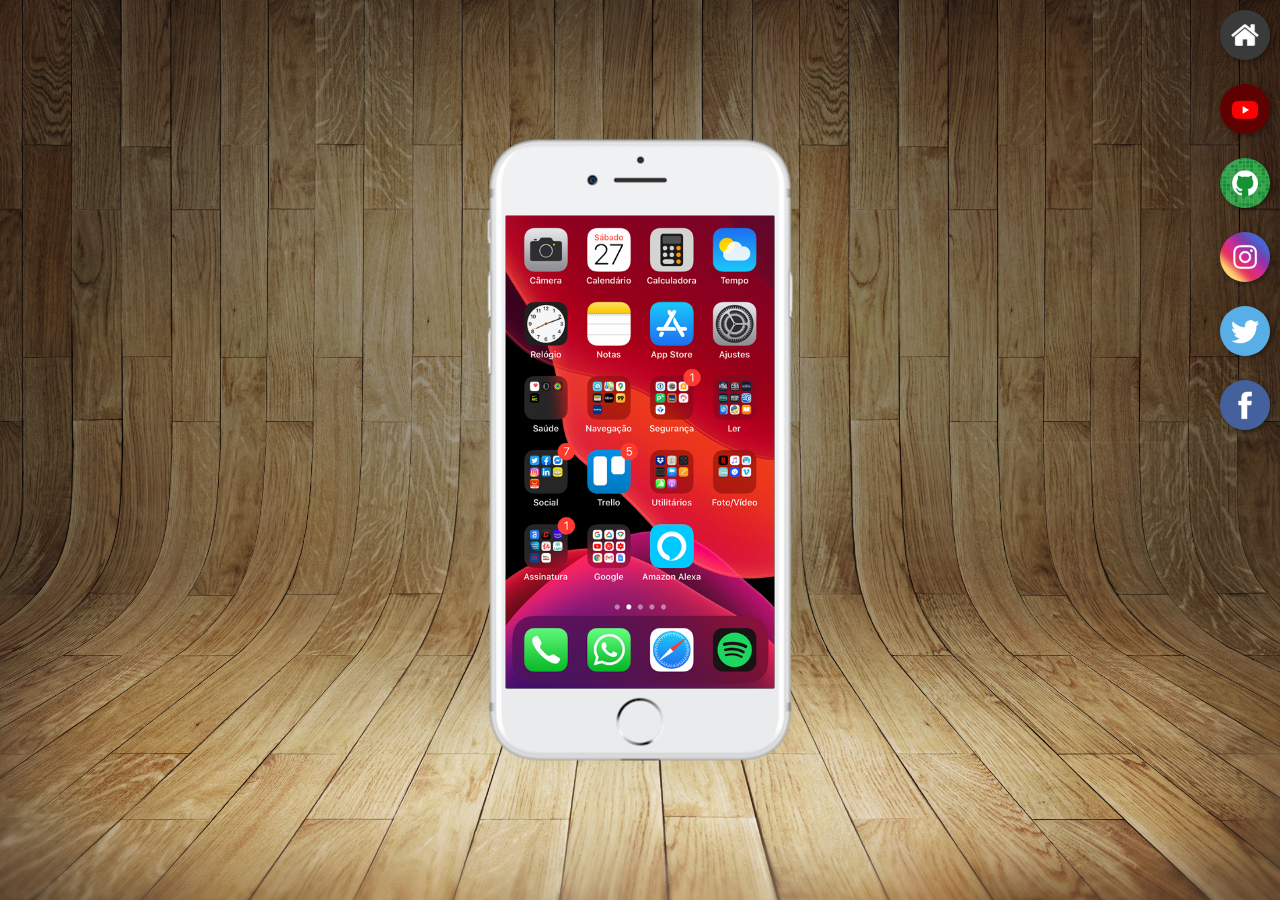
<file: index.html>
<!DOCTYPE html>
<html lang="pt-br">
<head>
    <meta charset="UTF-8">
    <meta name="viewport" content="width=device-width, initial-scale=1.0">
    <link rel="shortcut icon" href="favicon.ico" type="image/x-icon">
    <link rel="stylesheet" href="estilos/style.css">
    <title>Projeto Redes Sociais</title>
</head>
<body>
    <main>
        <section id="telefone">
            <iframe id="tela" name="tela" src="home.html" frameborder="0">
                <p>Seu navegador não é compatível com isso.</p>
            </iframe>
        </section>
        <section id="redes-sociais">
            <a href="home.html" target="tela"><img src="imagens/logo-home.jpg" alt="home"></a> <br>

            <a href="youtube.html" target="tela"><img src="imagens/logo-youtube.jpg" alt="youtube"></a> <br>

            <a href="github.html" target="tela"><img src="imagens/logo-github.jpg" alt="github"></a> <br>

            <a href="instagram.html" target="tela"><img src="imagens/logo-instagram.jpg" alt="instagram"></a> <br>

            <a href="twitter.html" target="tela"><img src="imagens/logo-twitter.jpg" alt="twitter"></a> <br>

            <a href="facebook.html" target="tela"><img src="imagens/logo-facebook.jpg" alt="facebook"></a>
        </section>
    </main>
</body>
</html>
</file>
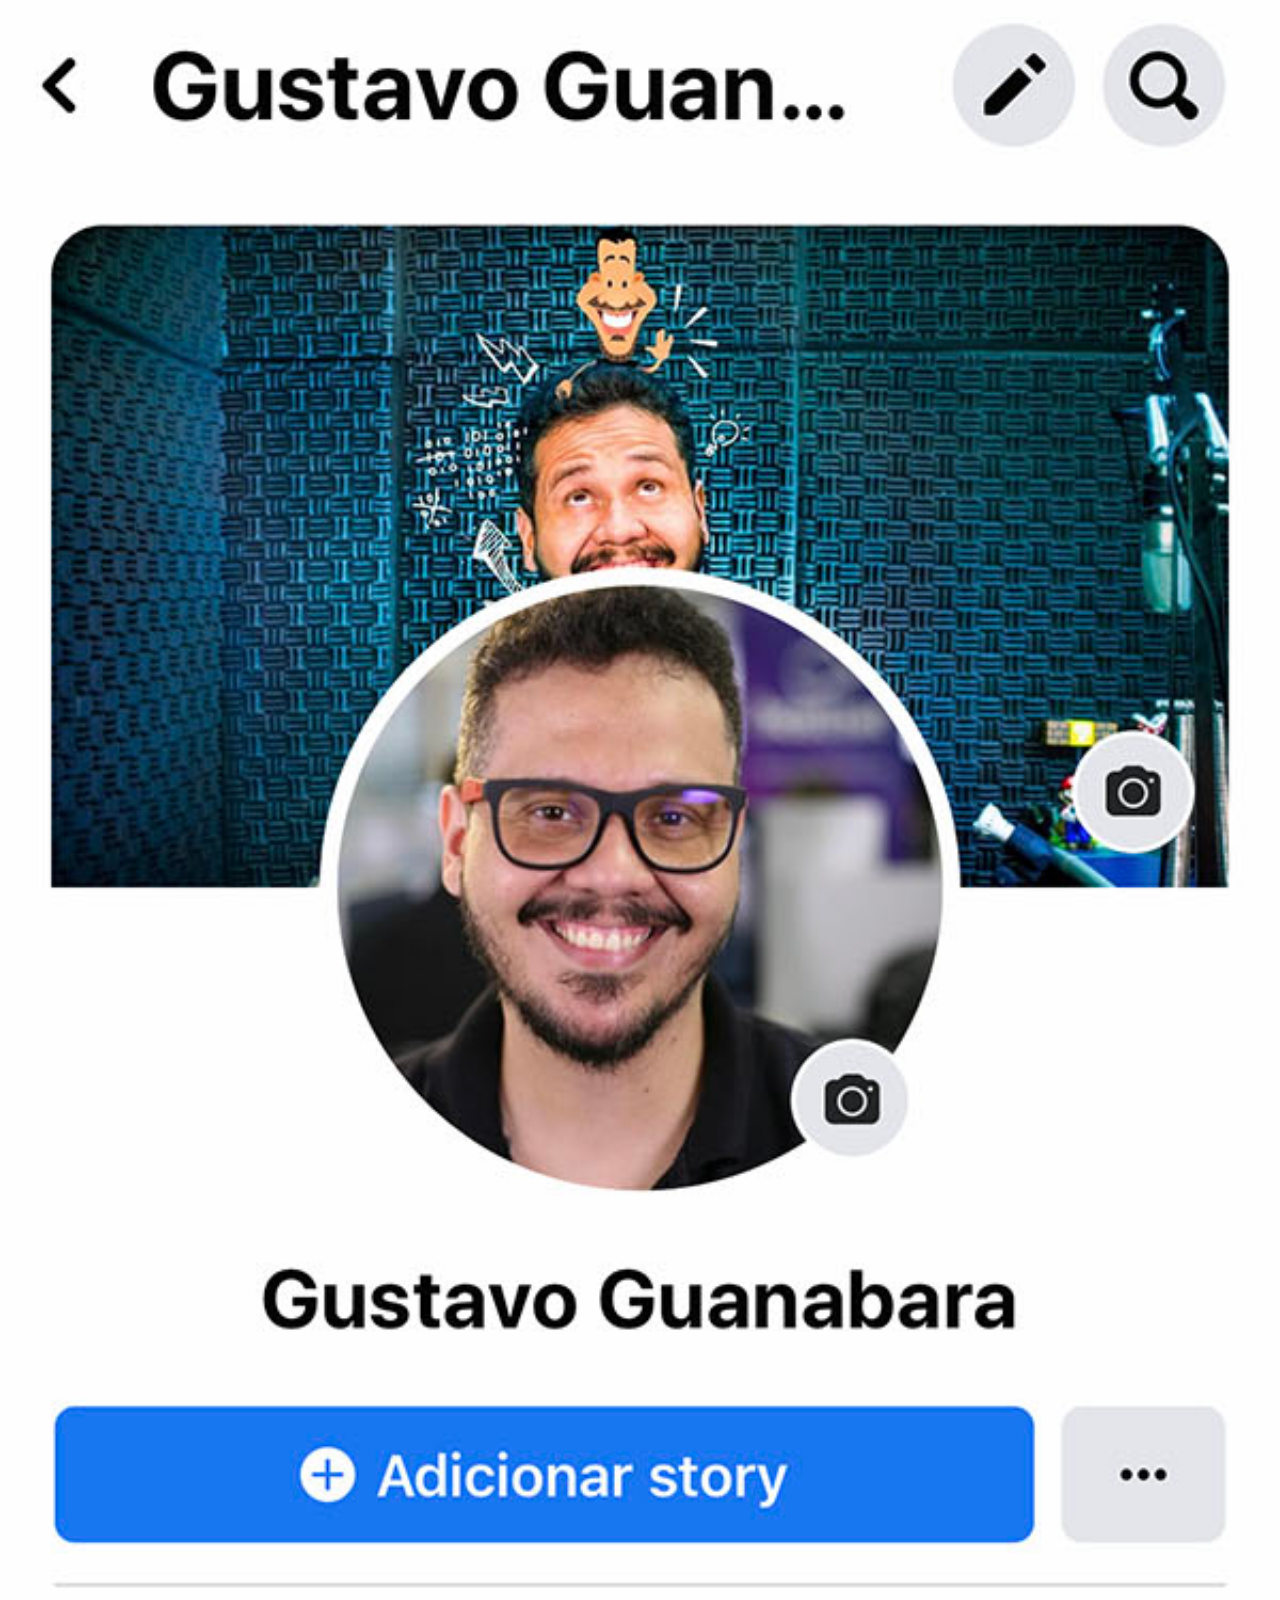
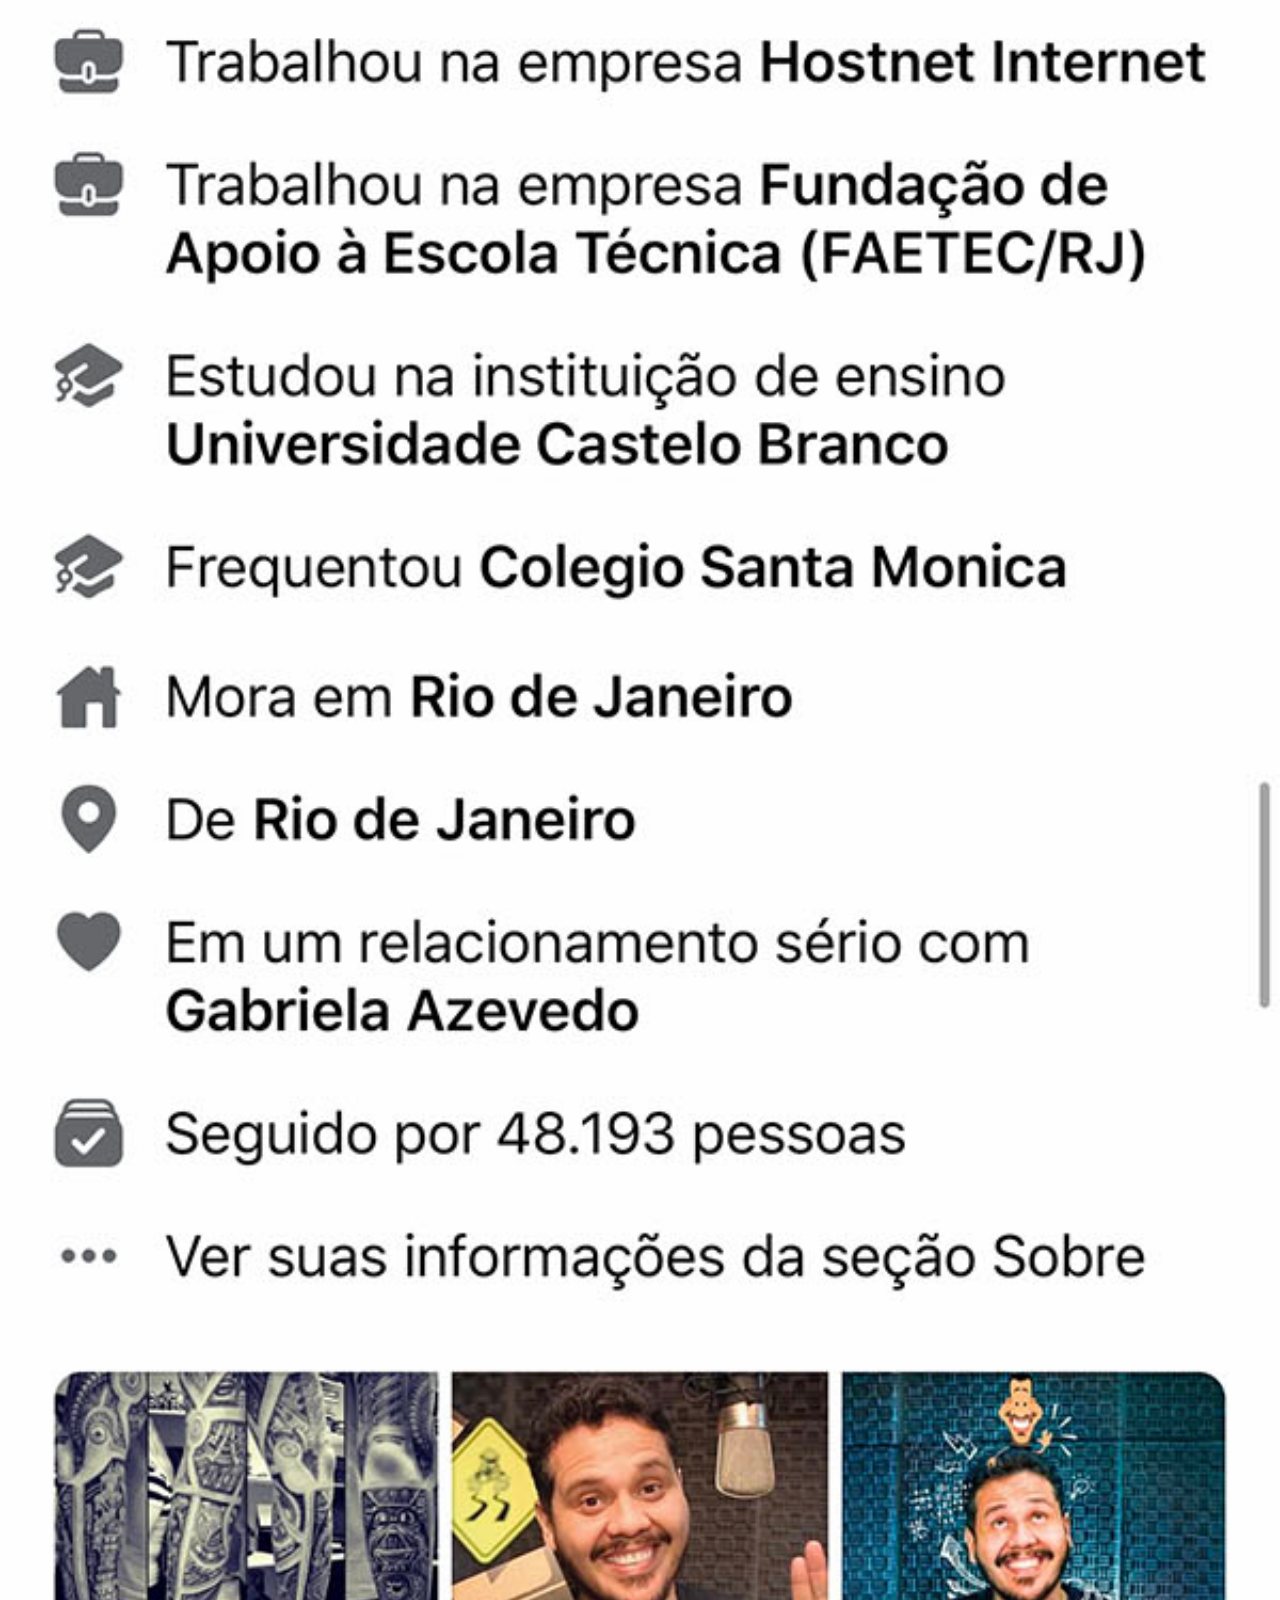
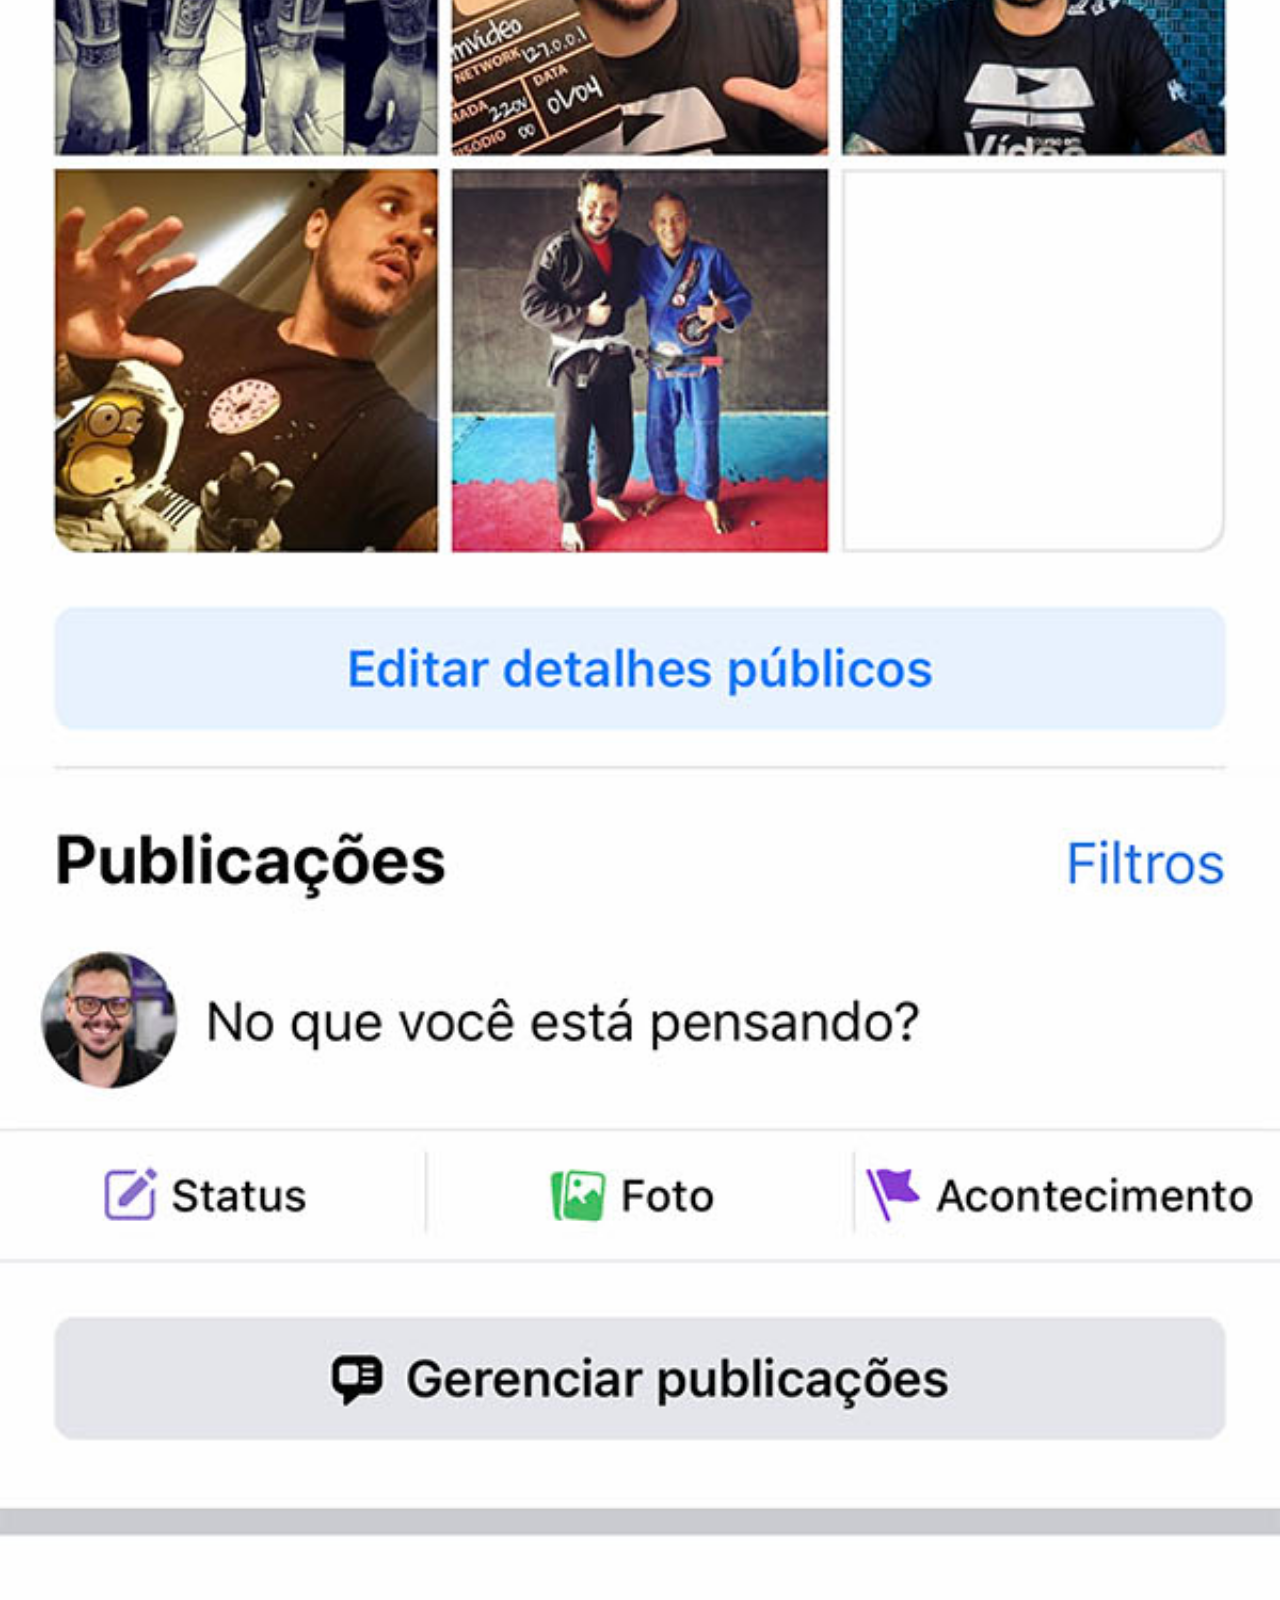
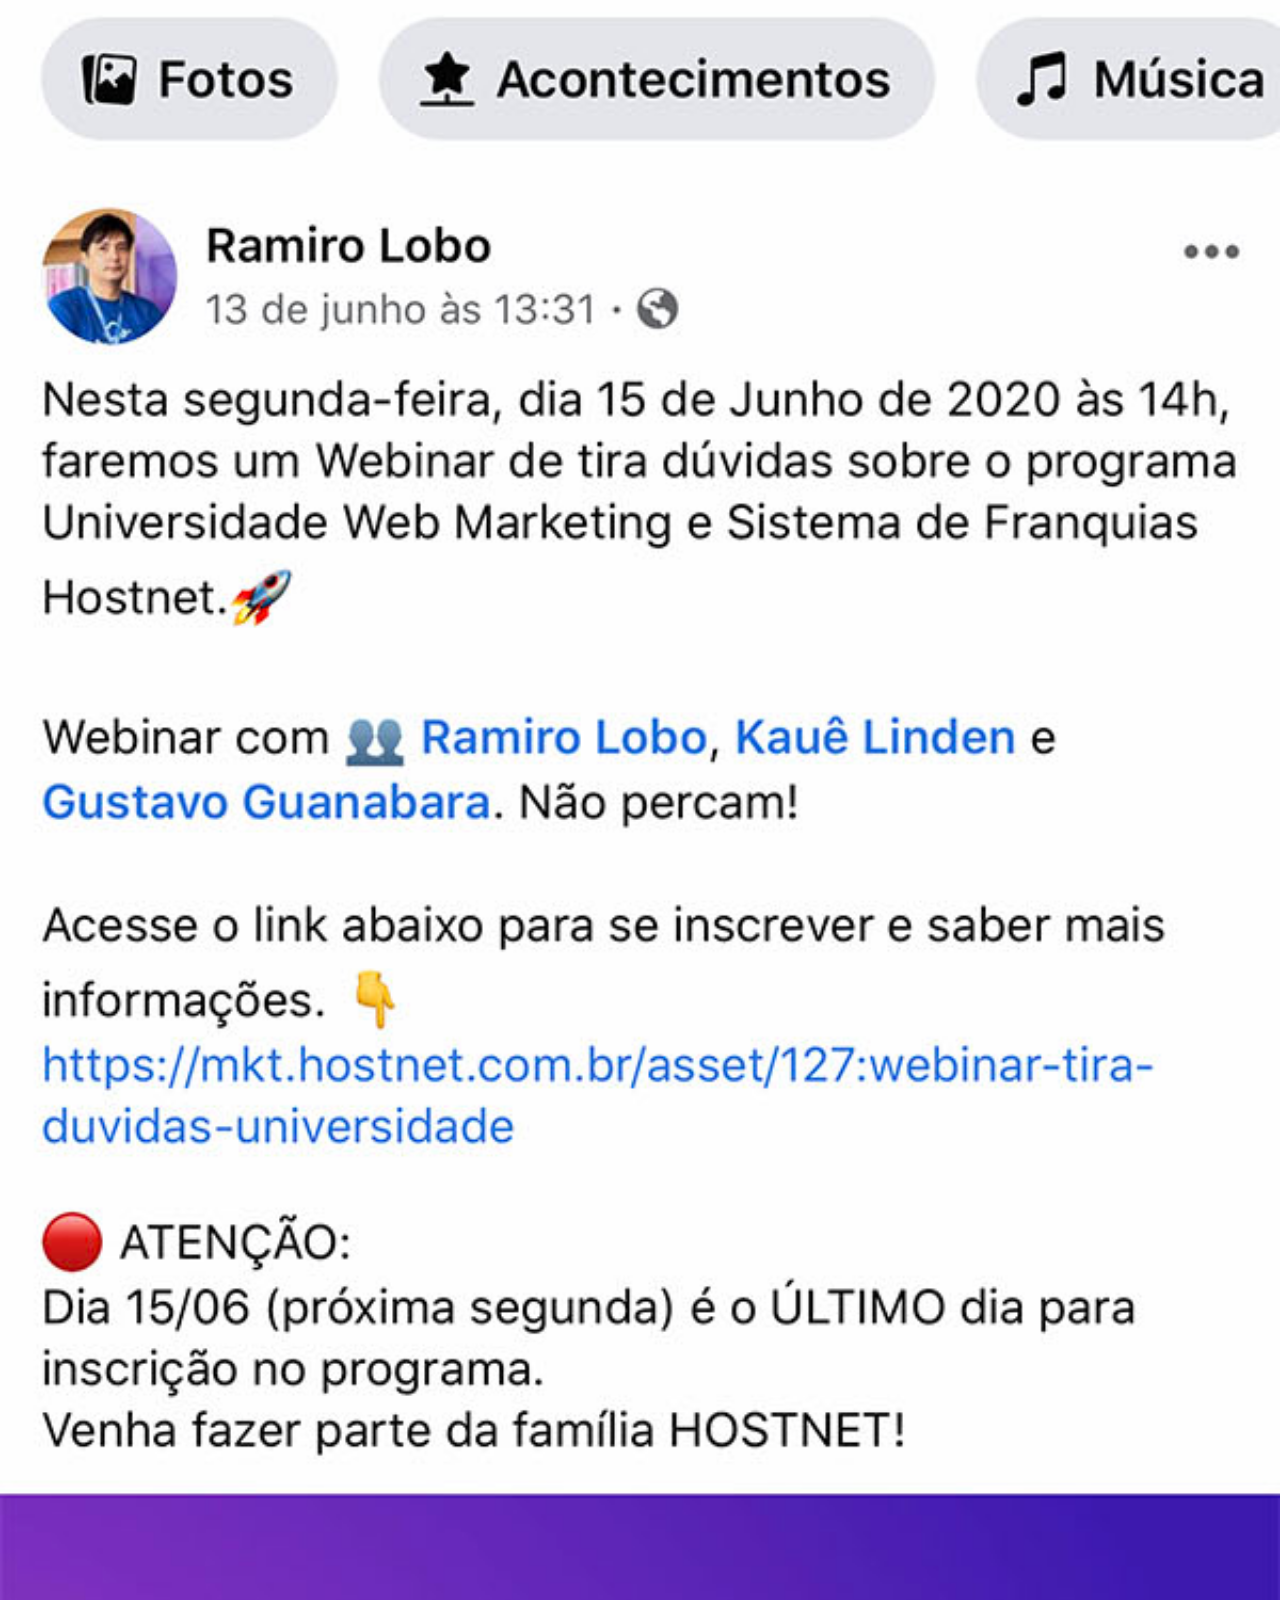
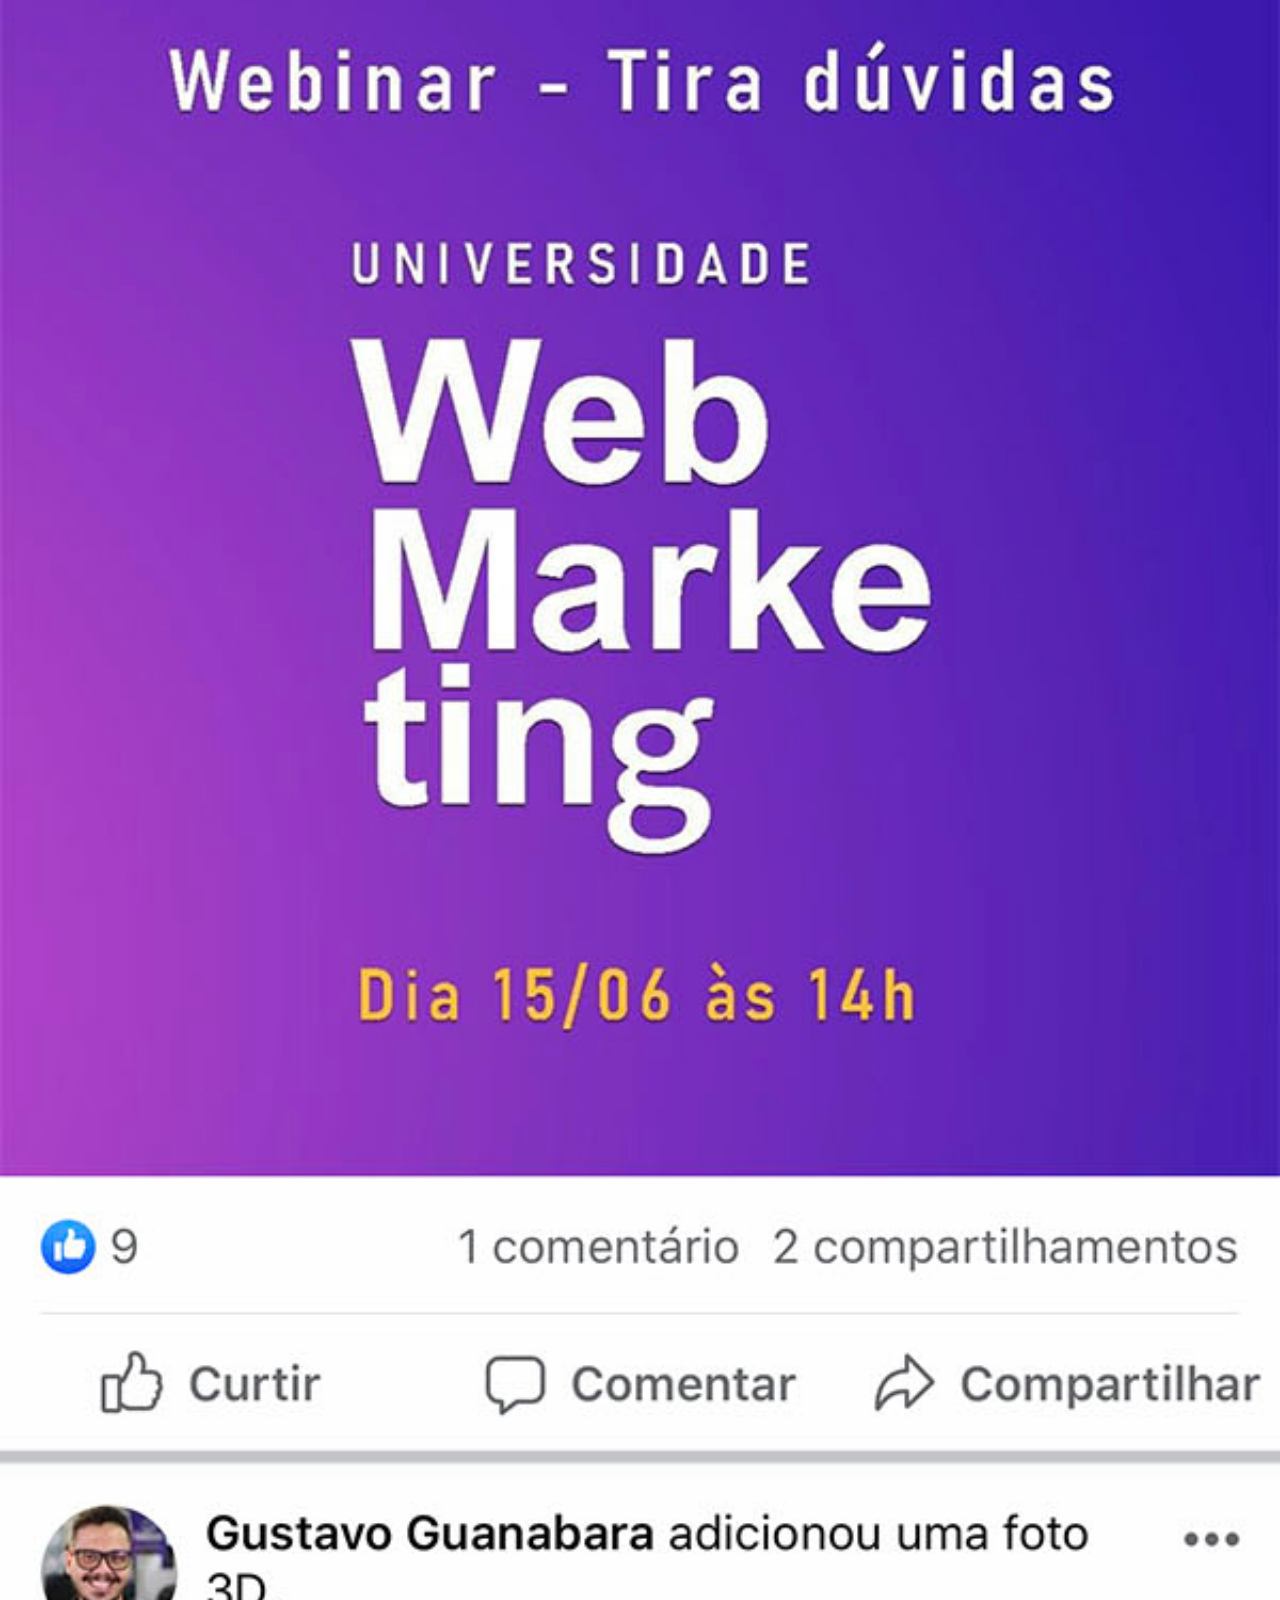
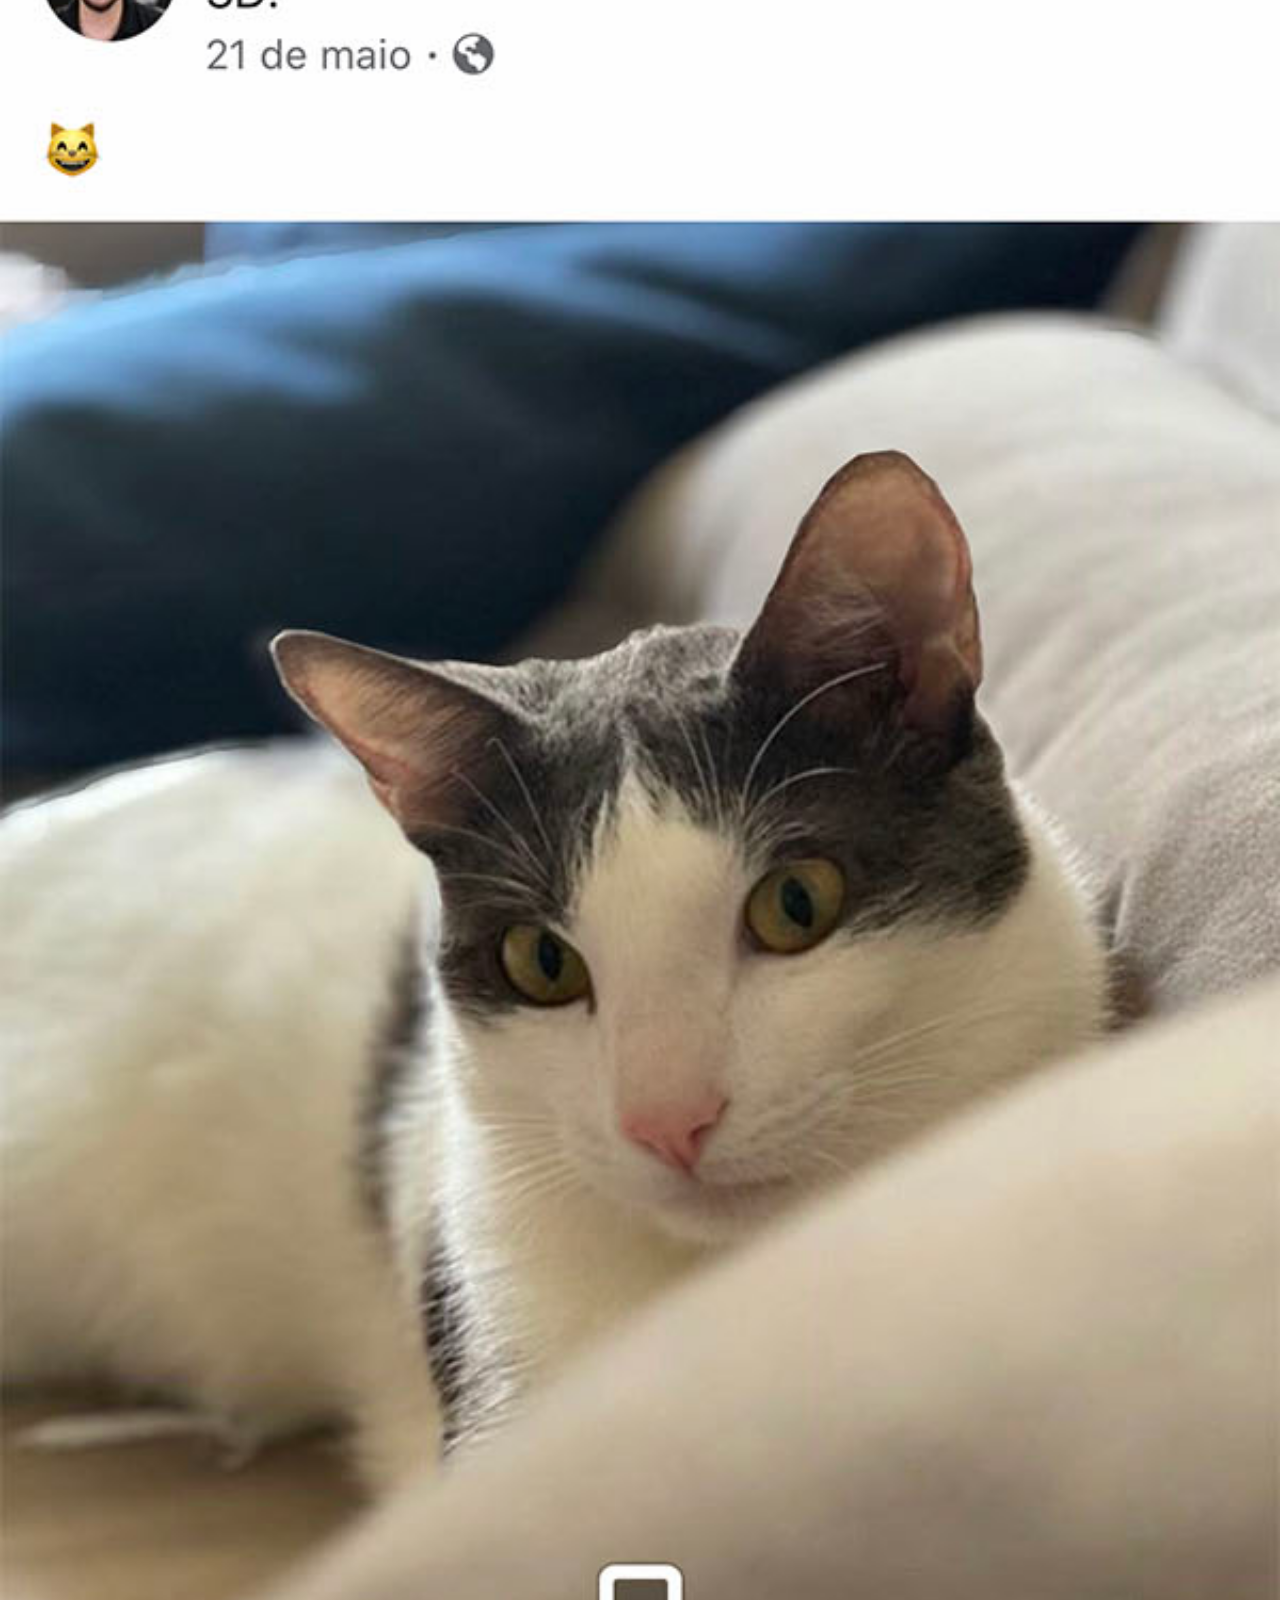
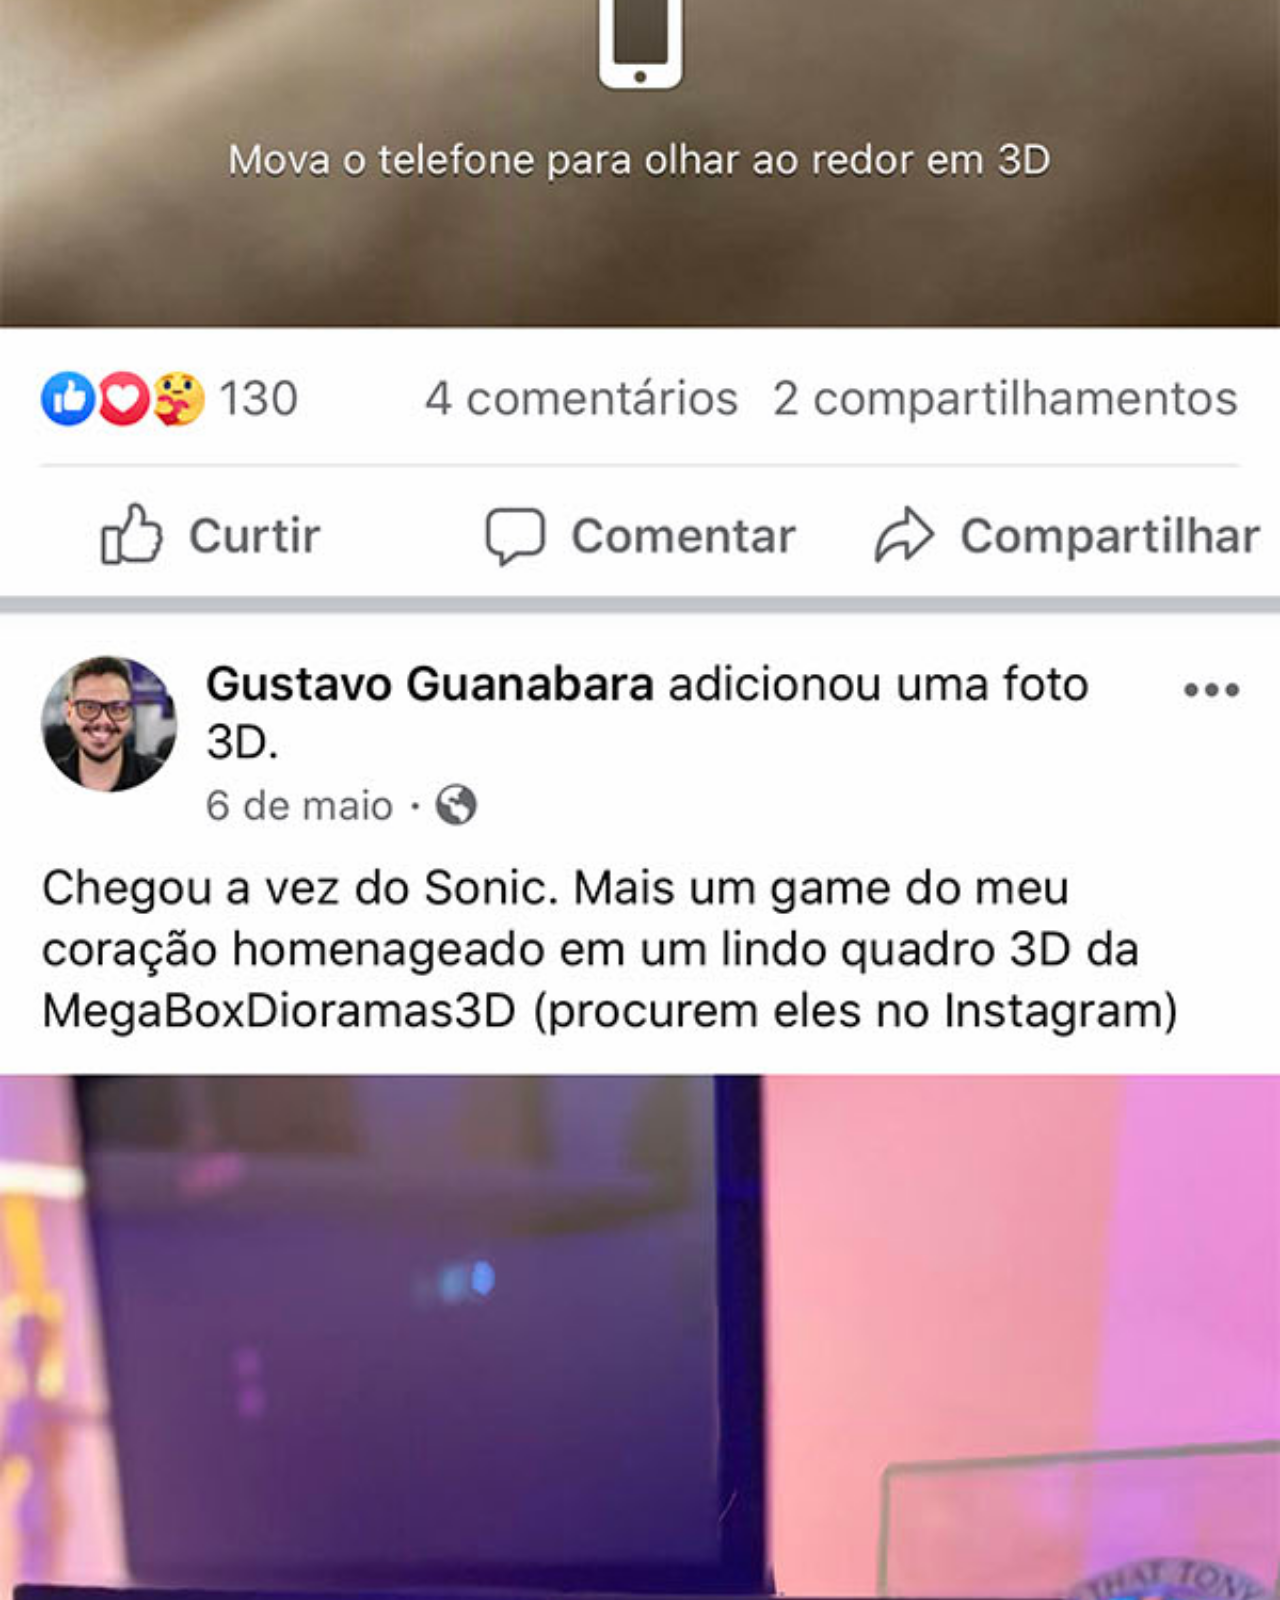
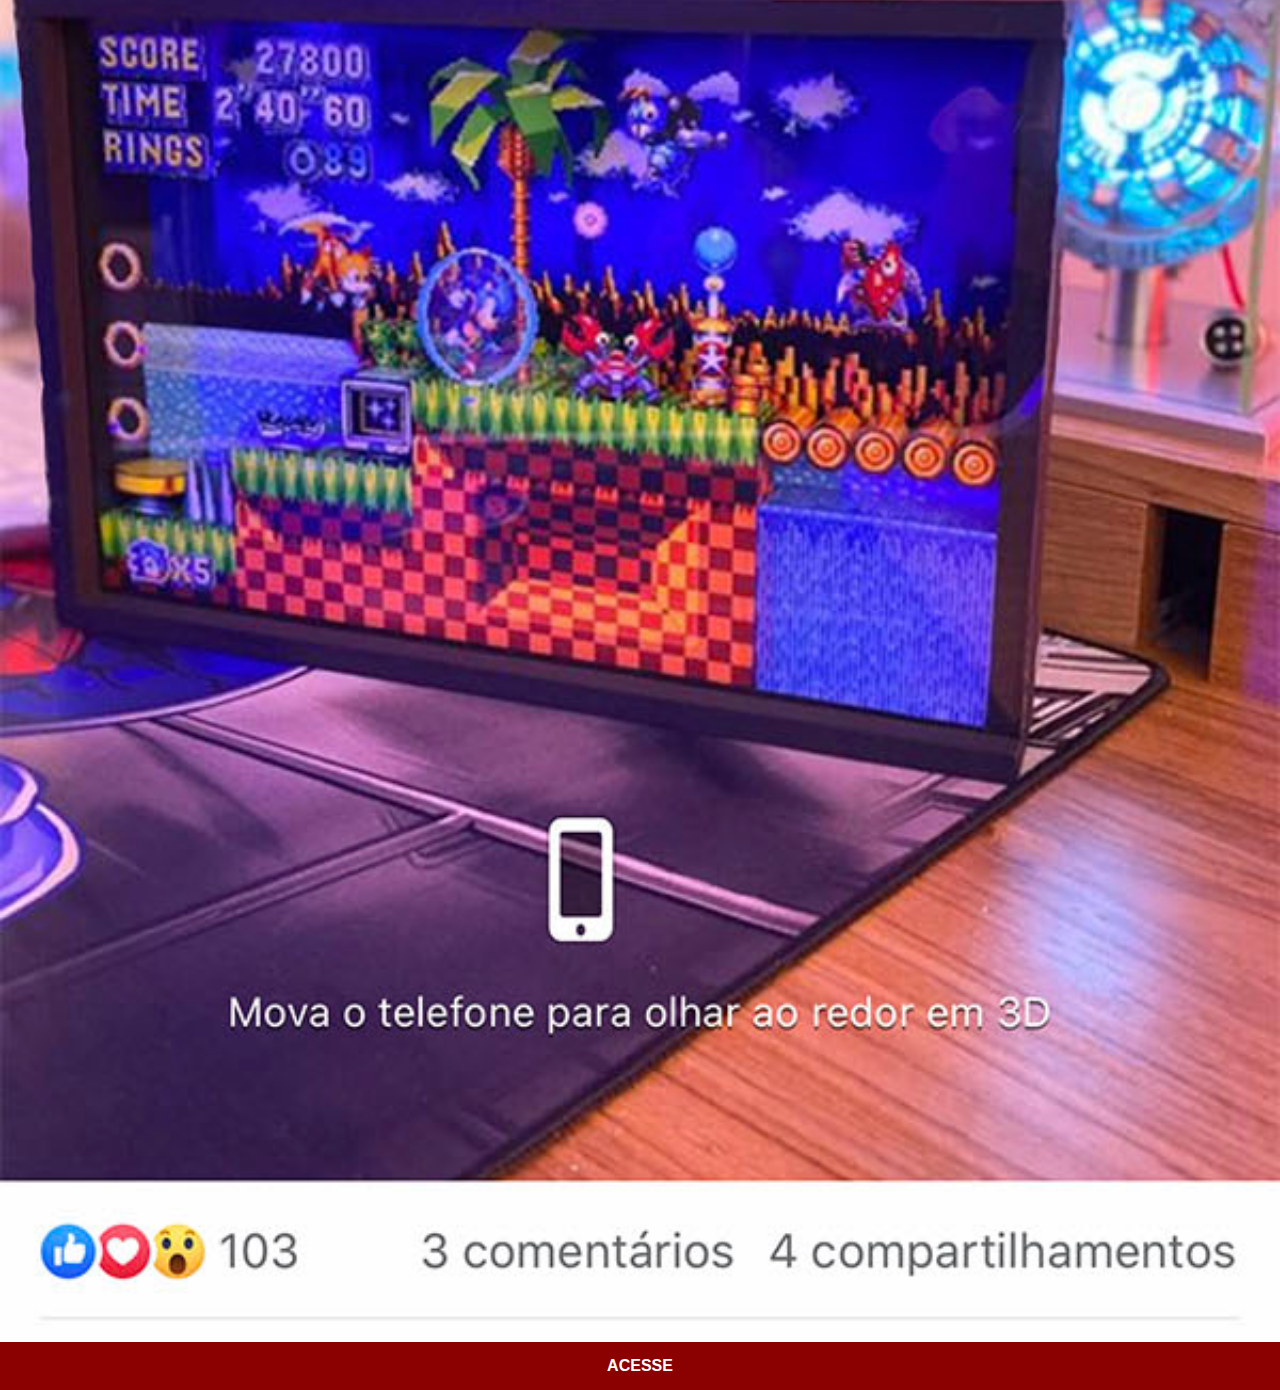
<file: facebook.html>
<!DOCTYPE html>
<html lang="pt-br">
<head>
    <meta charset="UTF-8">
    <meta name="viewport" content="width=device-width, initial-scale=1.0">
    <title>Facebook</title>
    <link rel="stylesheet" href="estilos/social.css">
</head>
<body>
    <img src="imagens/tela-facebook.jpg" alt="Facebook">
    <a target="_blank" href="https://www.facebook.com/gustavoguanabara">ACESSE</a>
</body>
</html>
</file>
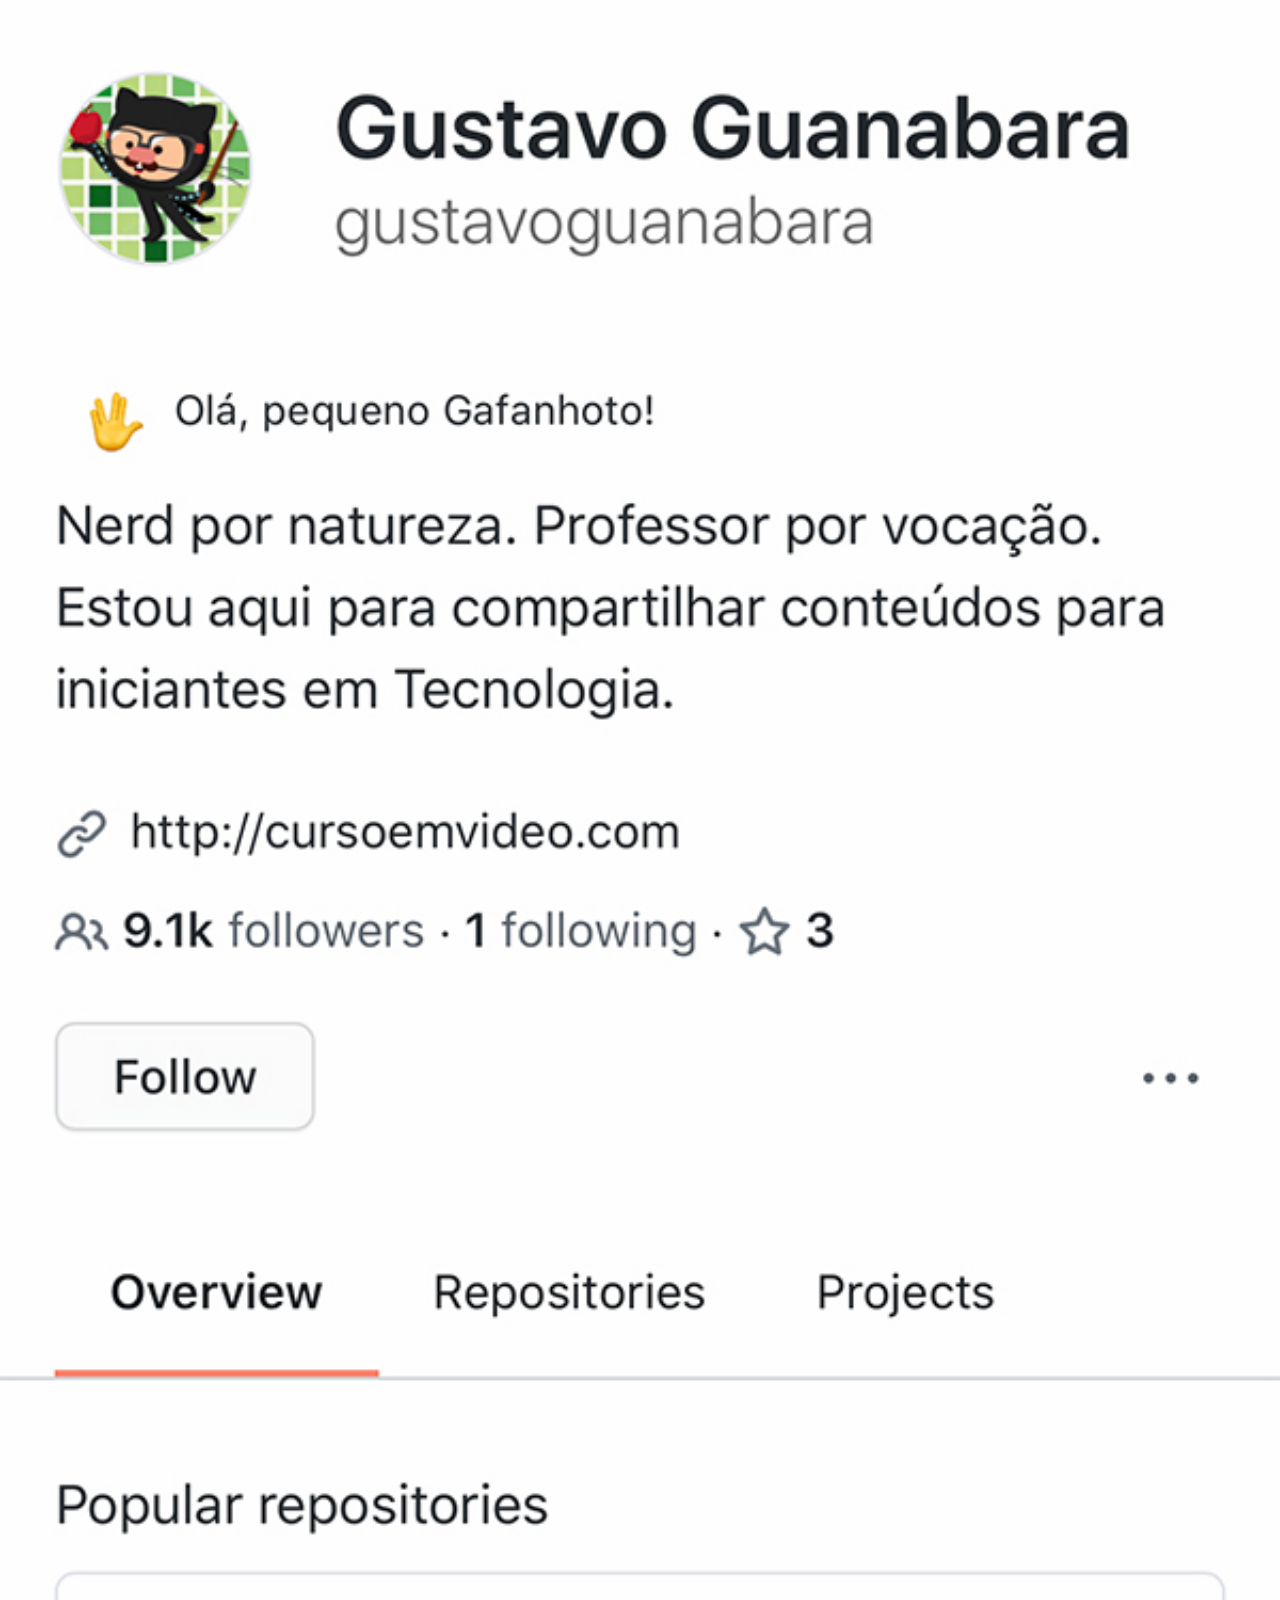
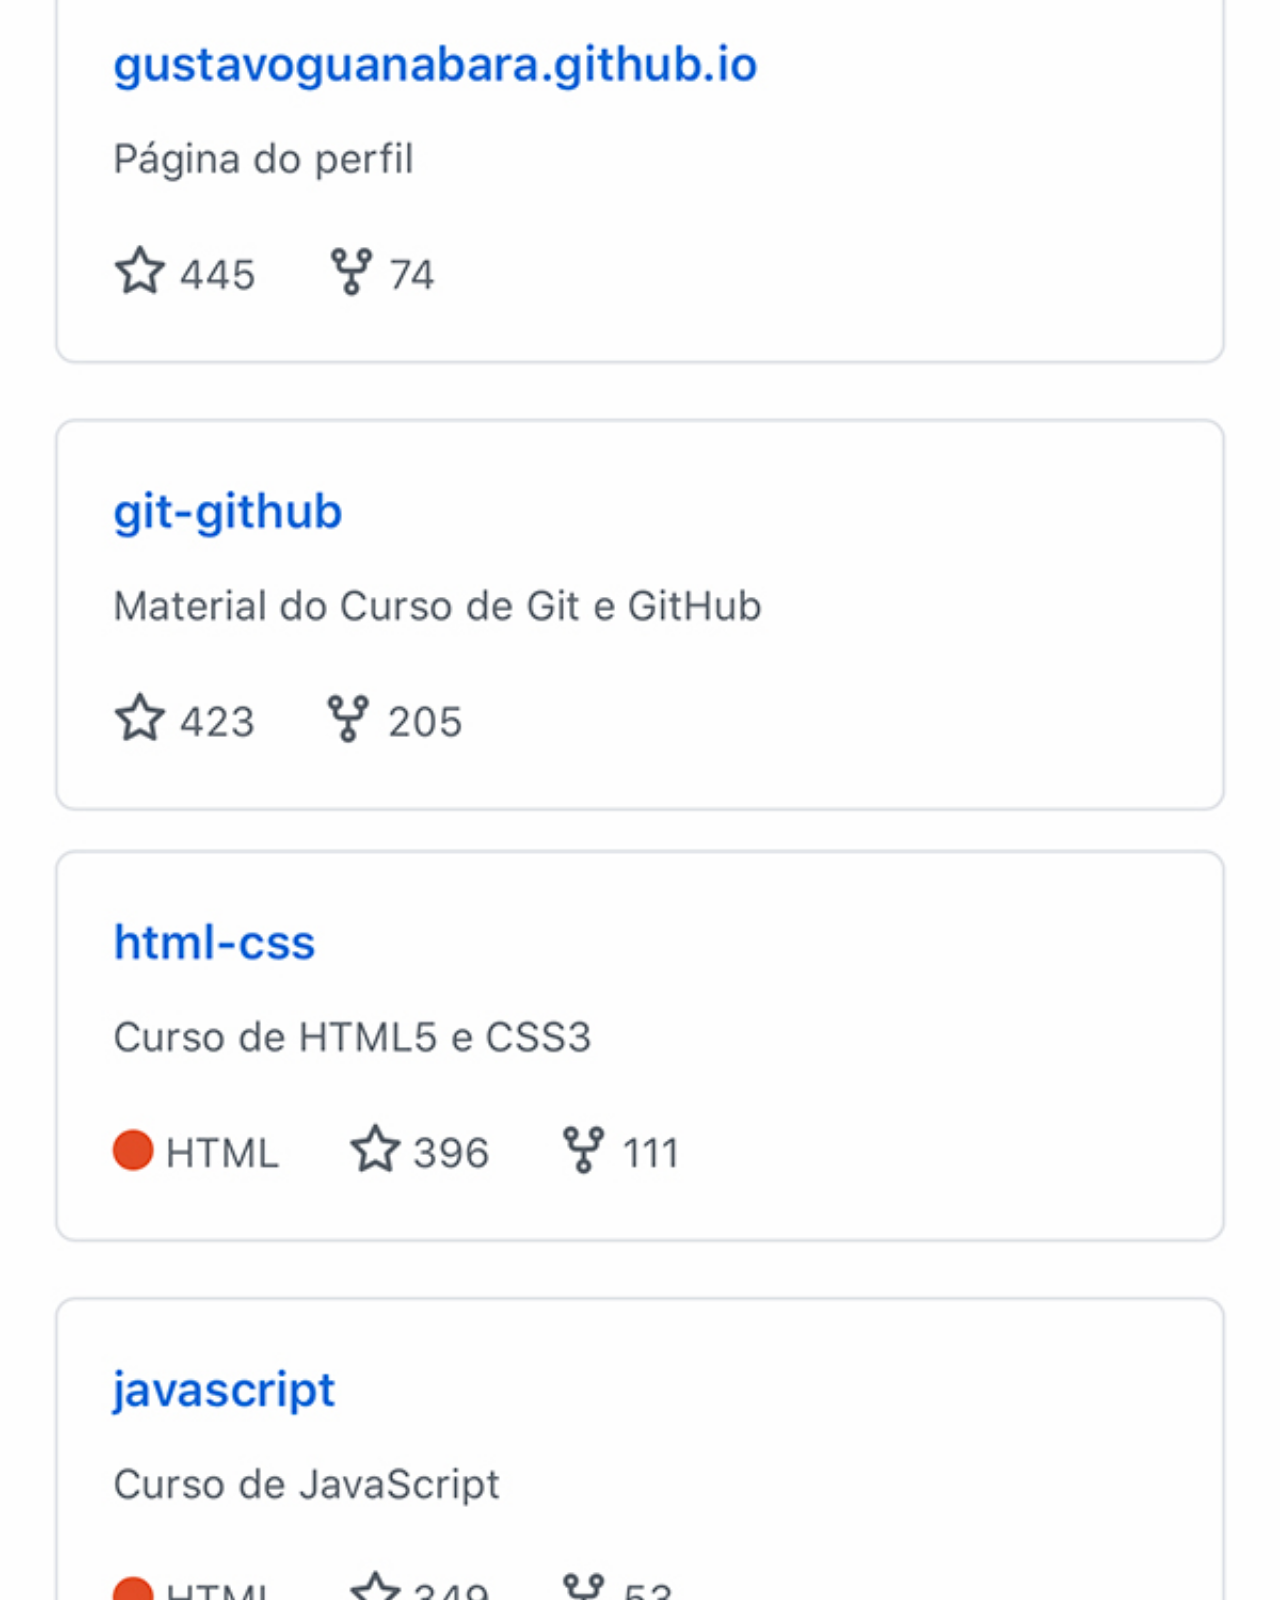
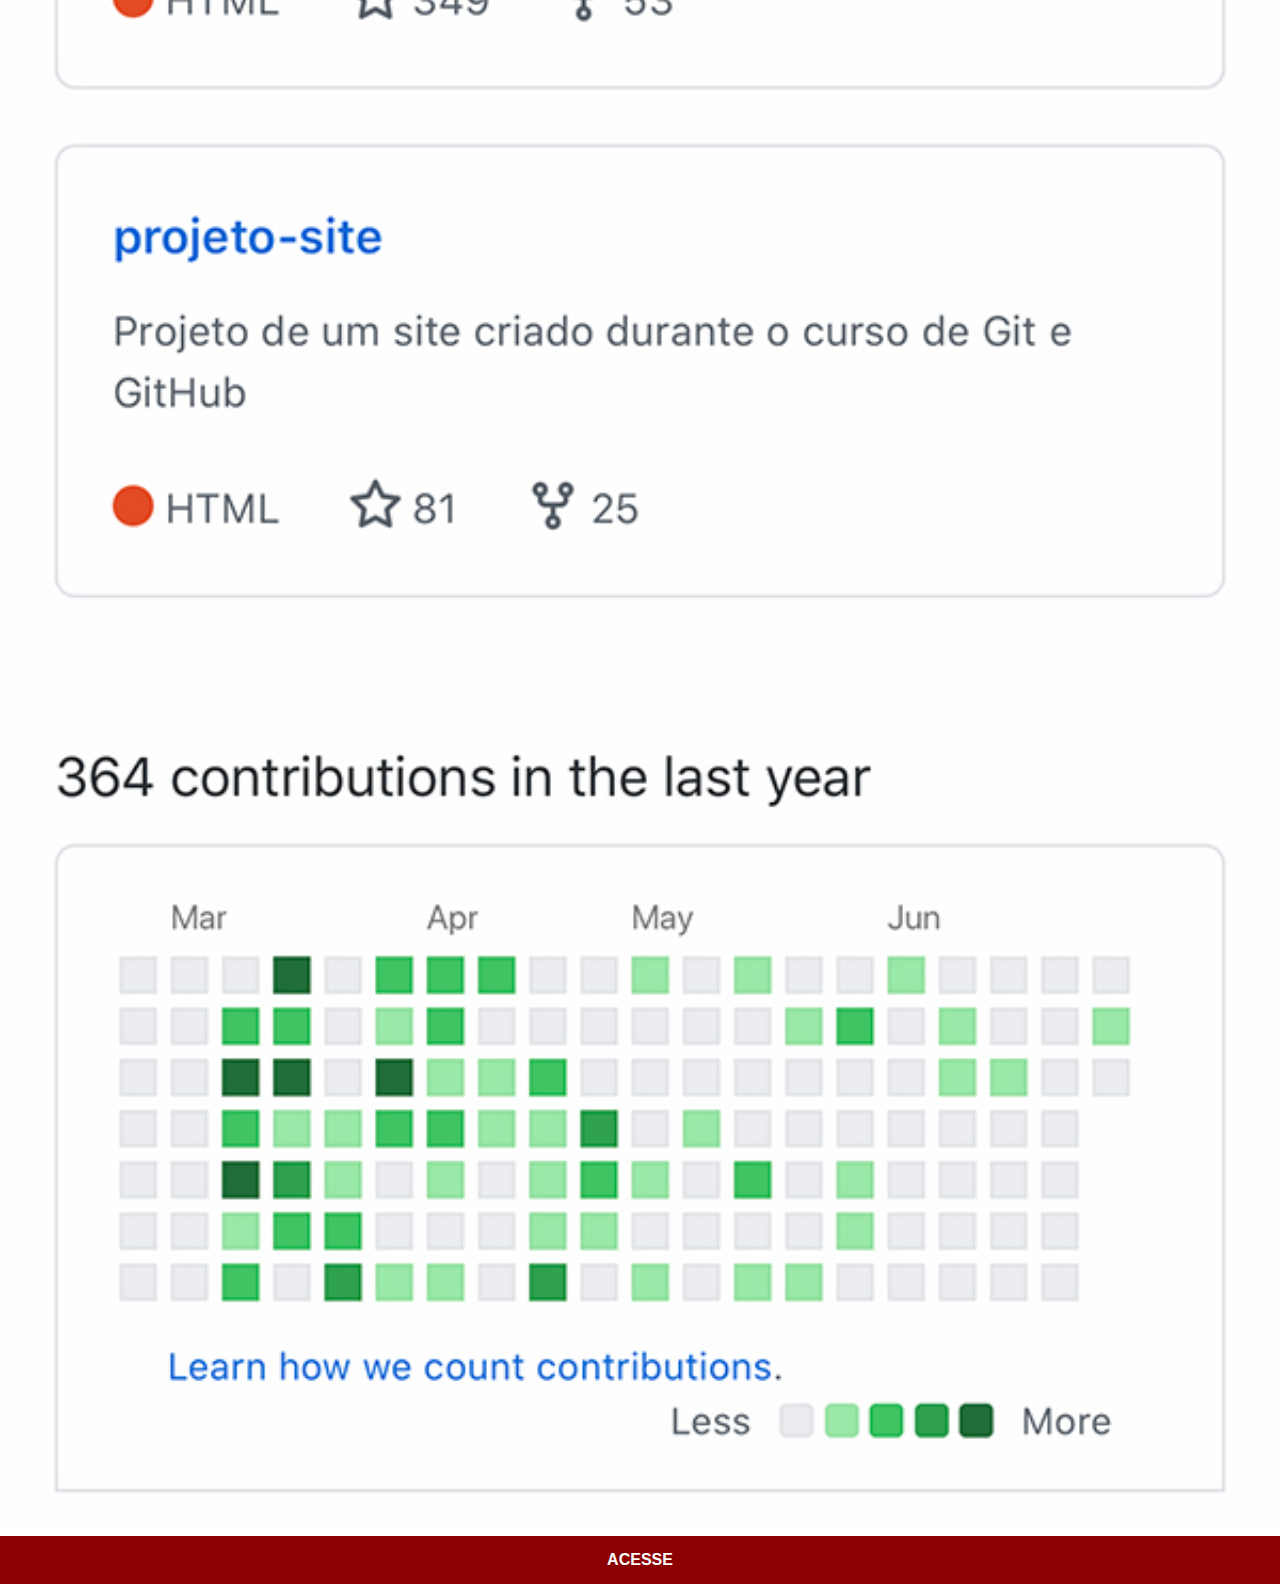
<file: github.html>
<!DOCTYPE html>
<html lang="pt-br">
<head>
    <meta charset="UTF-8">
    <meta name="viewport" content="width=device-width, initial-scale=1.0">
    <title>GitHub</title>
    <link rel="stylesheet" href="estilos/social.css">
</head>
<body>
    <img src="imagens/tela-github.jpg" alt="GitHub">
    <a target="_blank" href="https://github.com/gustavoguanabara">ACESSE</a>
</body>
</html>
</file>
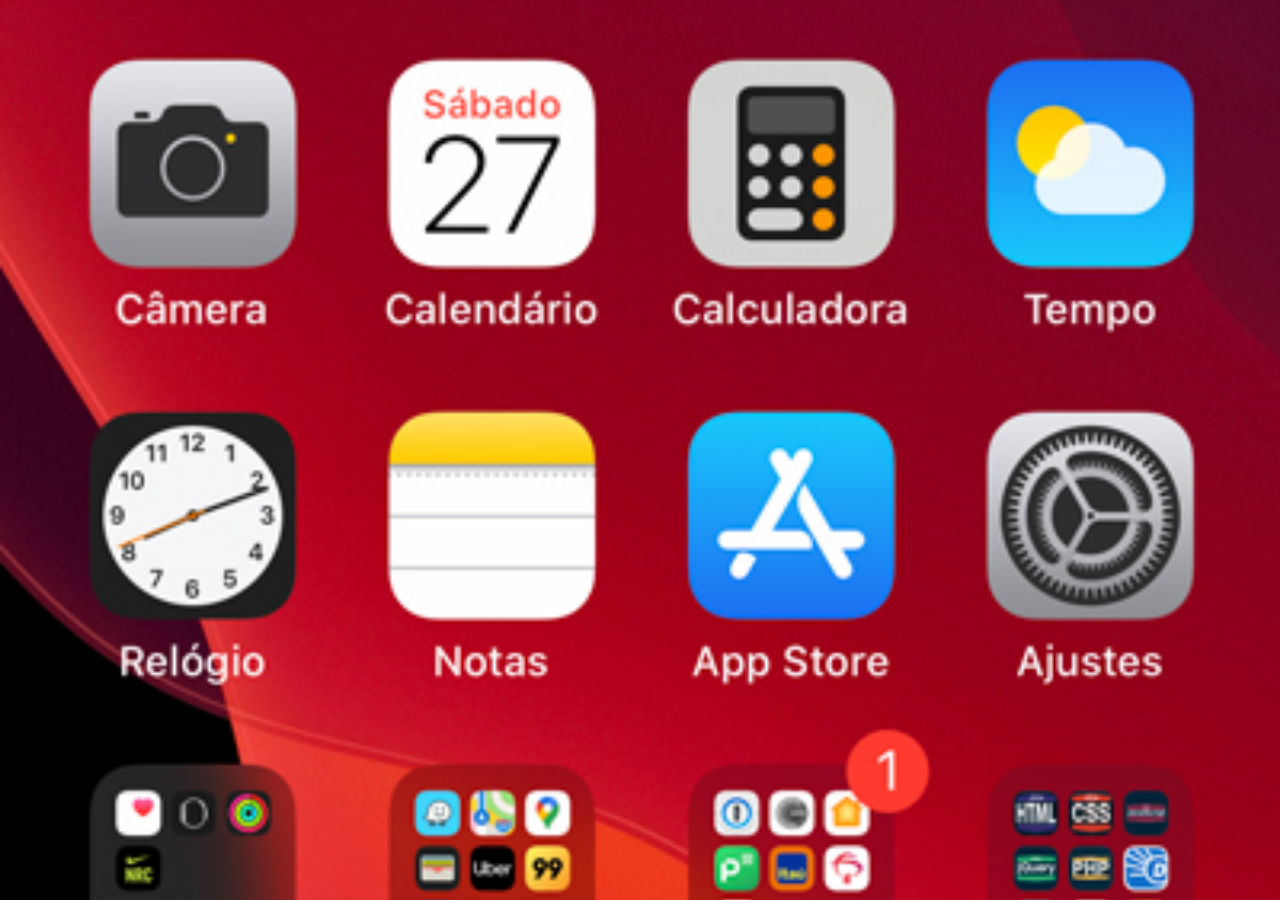
<file: home.html>
<!DOCTYPE html>
<html lang="pt-br">
<head>
    <meta charset="UTF-8">
    <meta name="viewport" content="width=device-width, initial-scale=1.0">
    <title>Home</title>
    <style>
        * {
            margin: 0px;
            padding: 0px;
        }

        body {
            width: 100vw;
            height: 100vh;
            background: black url(imagens/tela-home.jpg) no-repeat top center;
            background-size: cover;
        }
    </style>
</head>
<body>
    
</body>
</html>
</file>
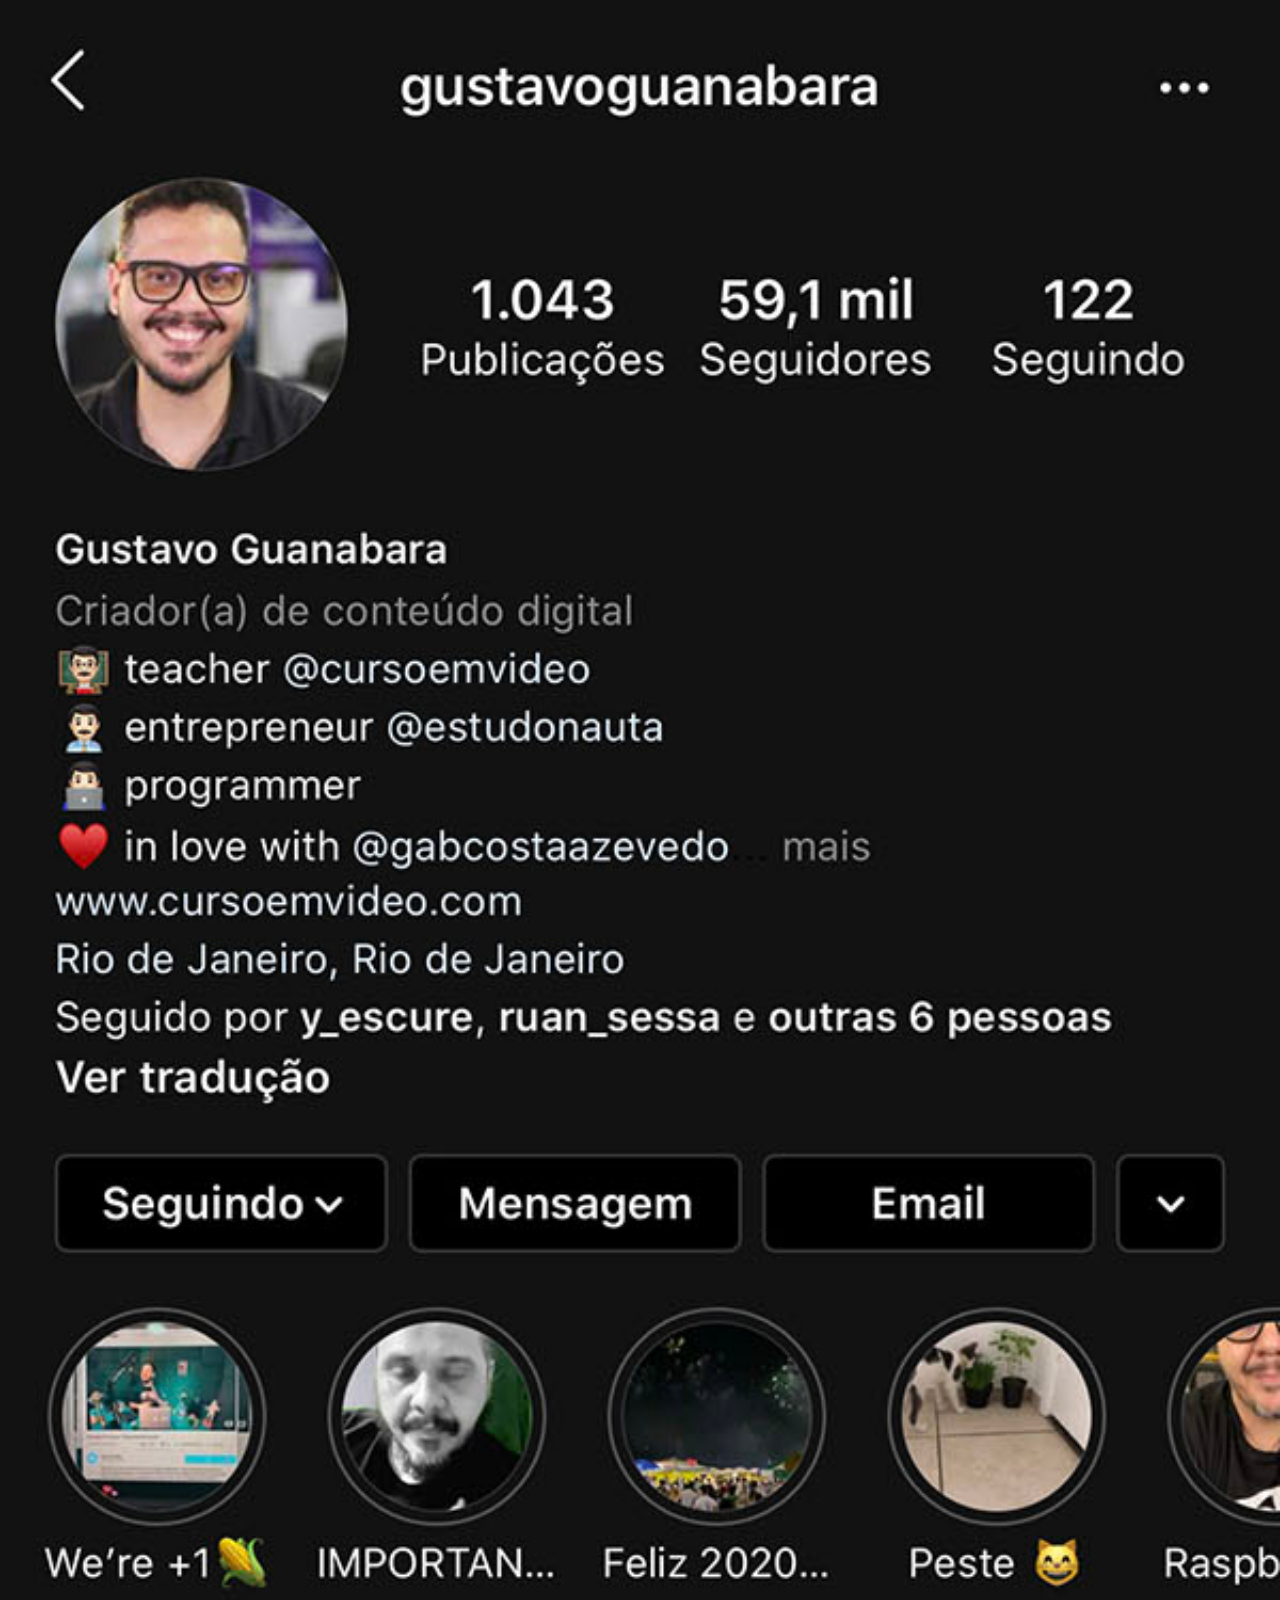
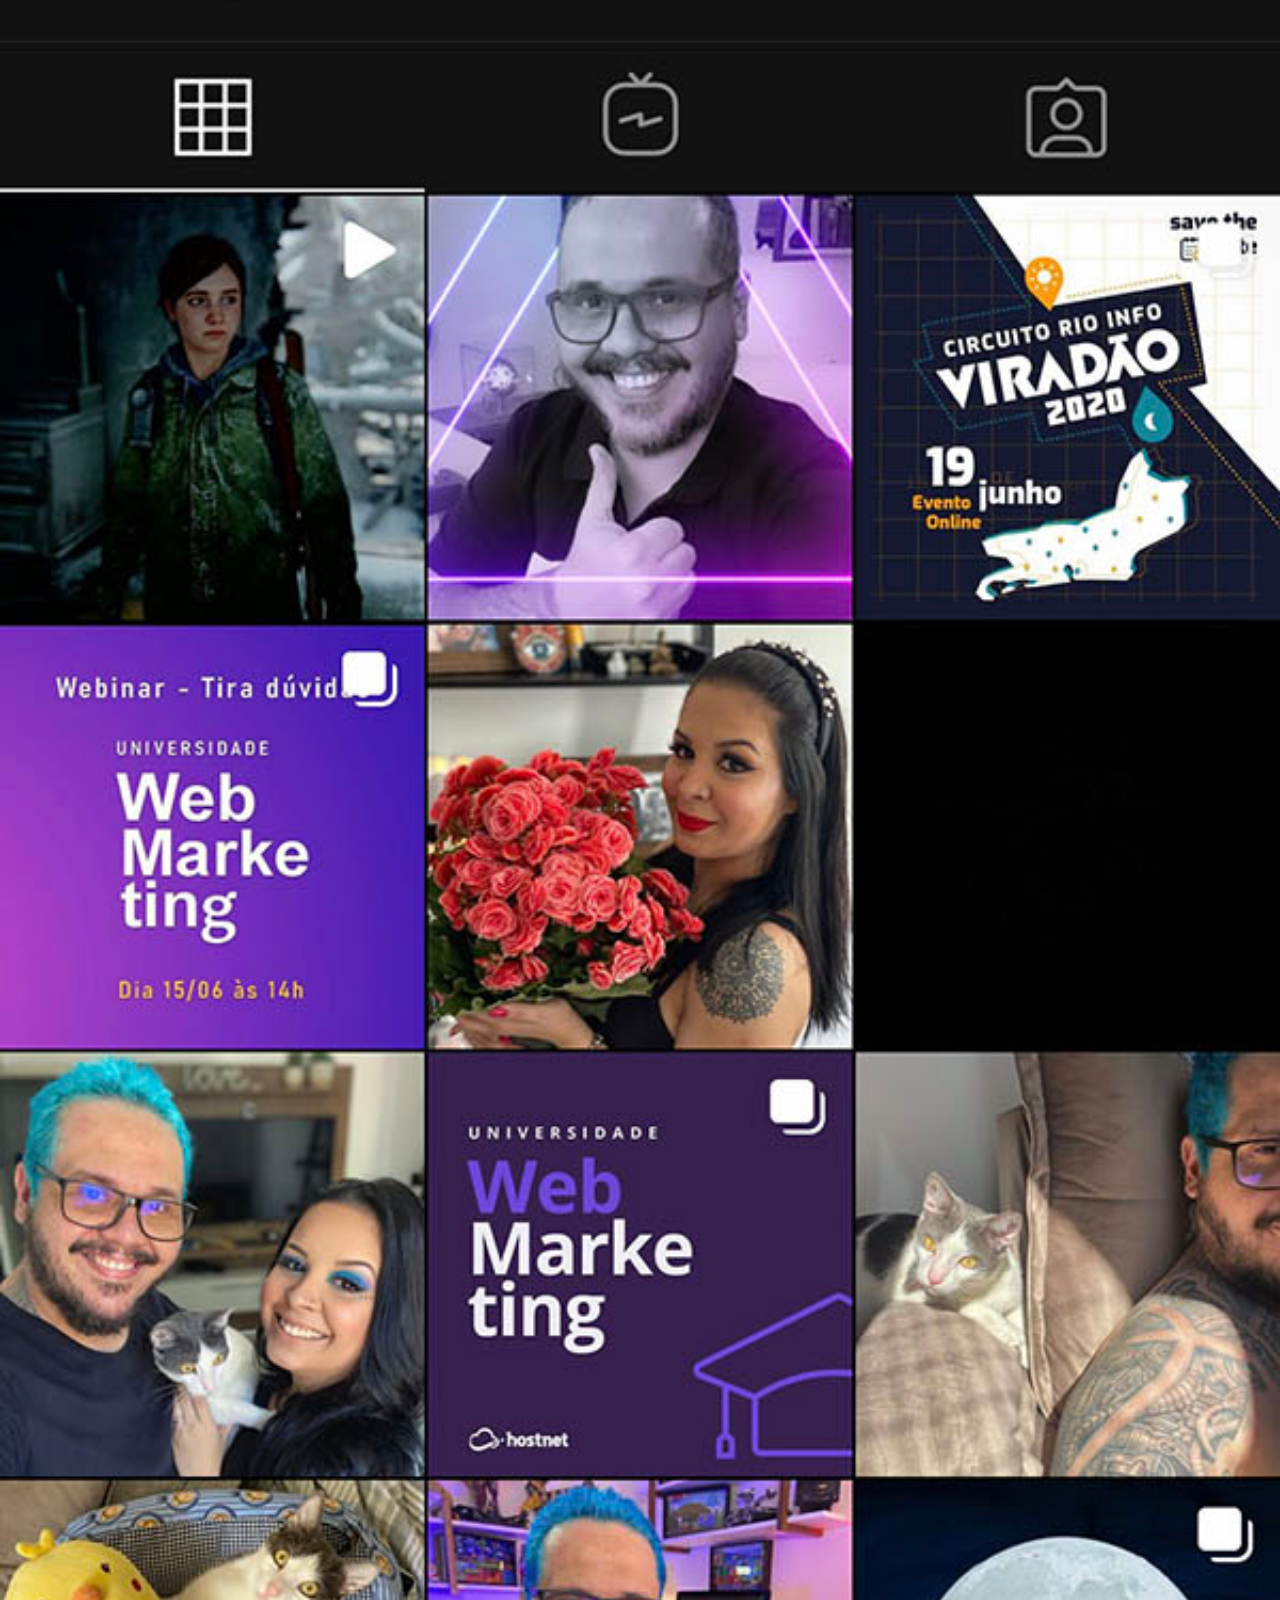
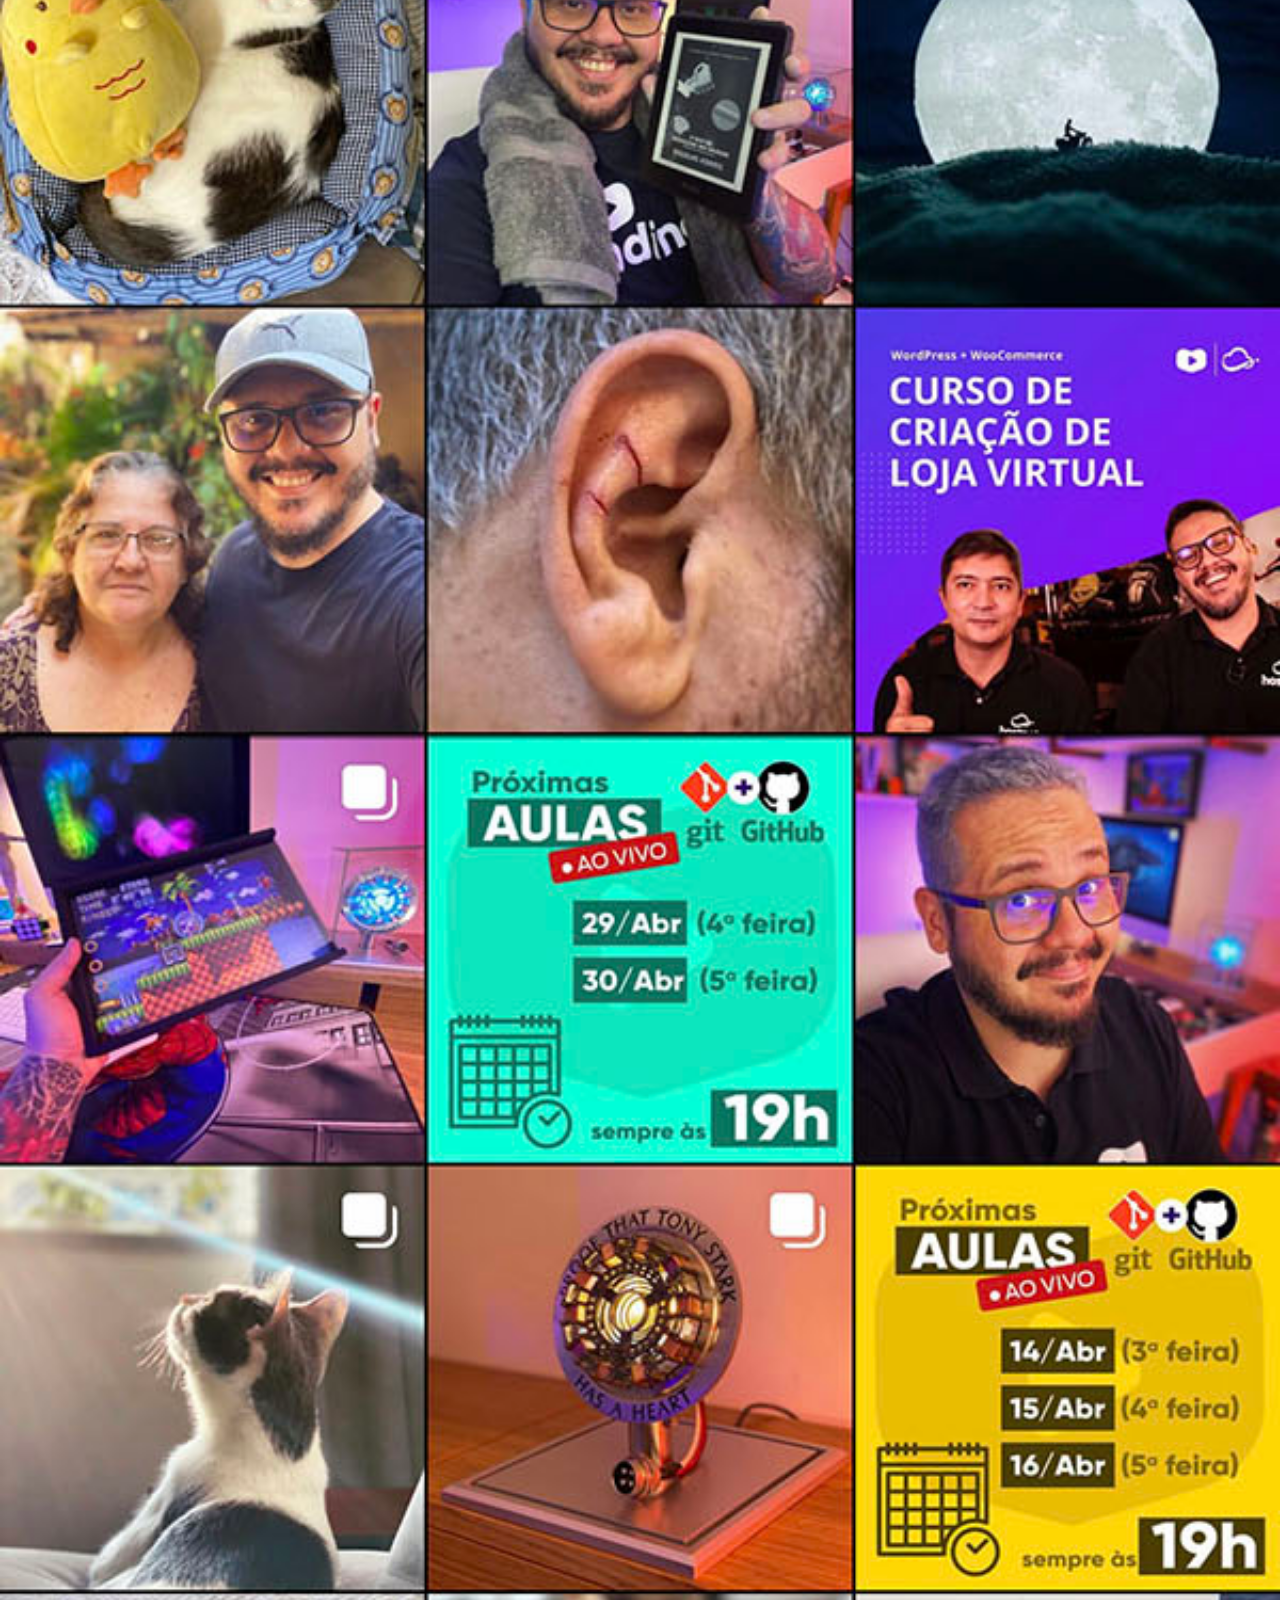
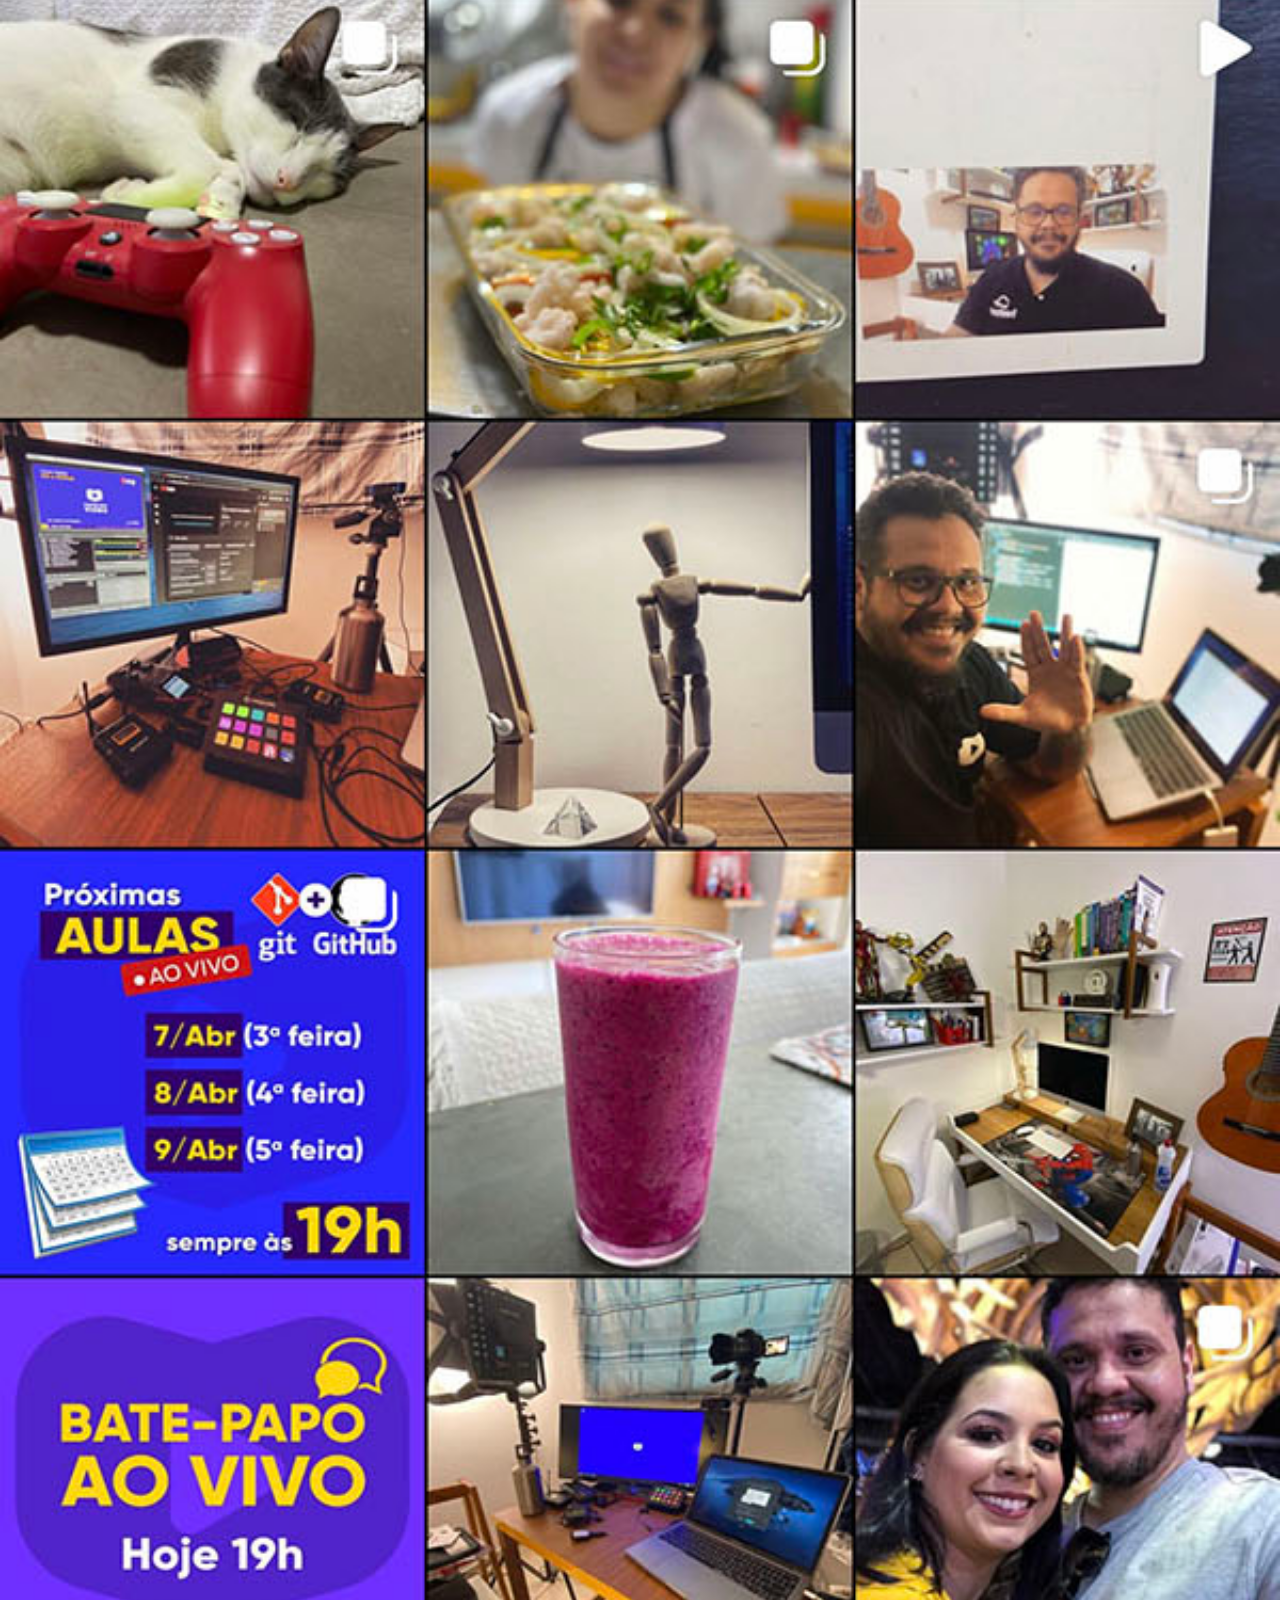
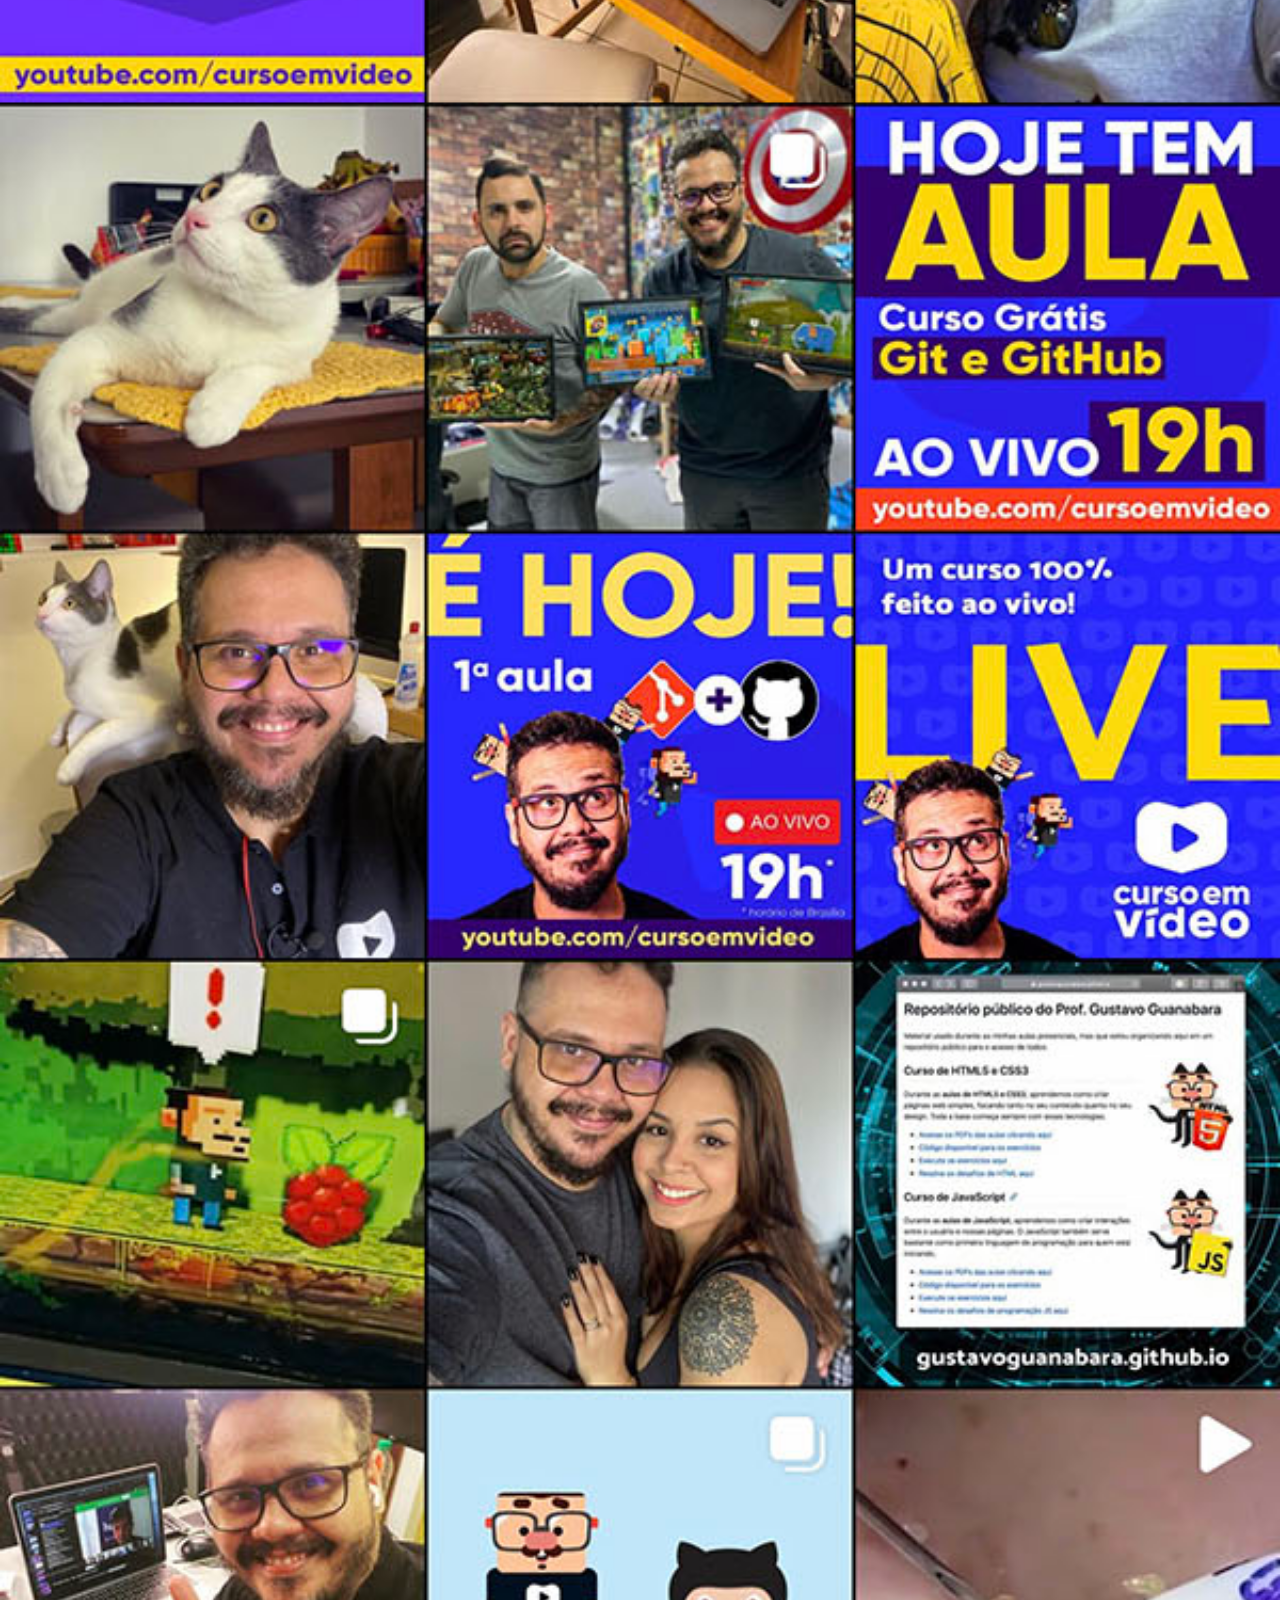
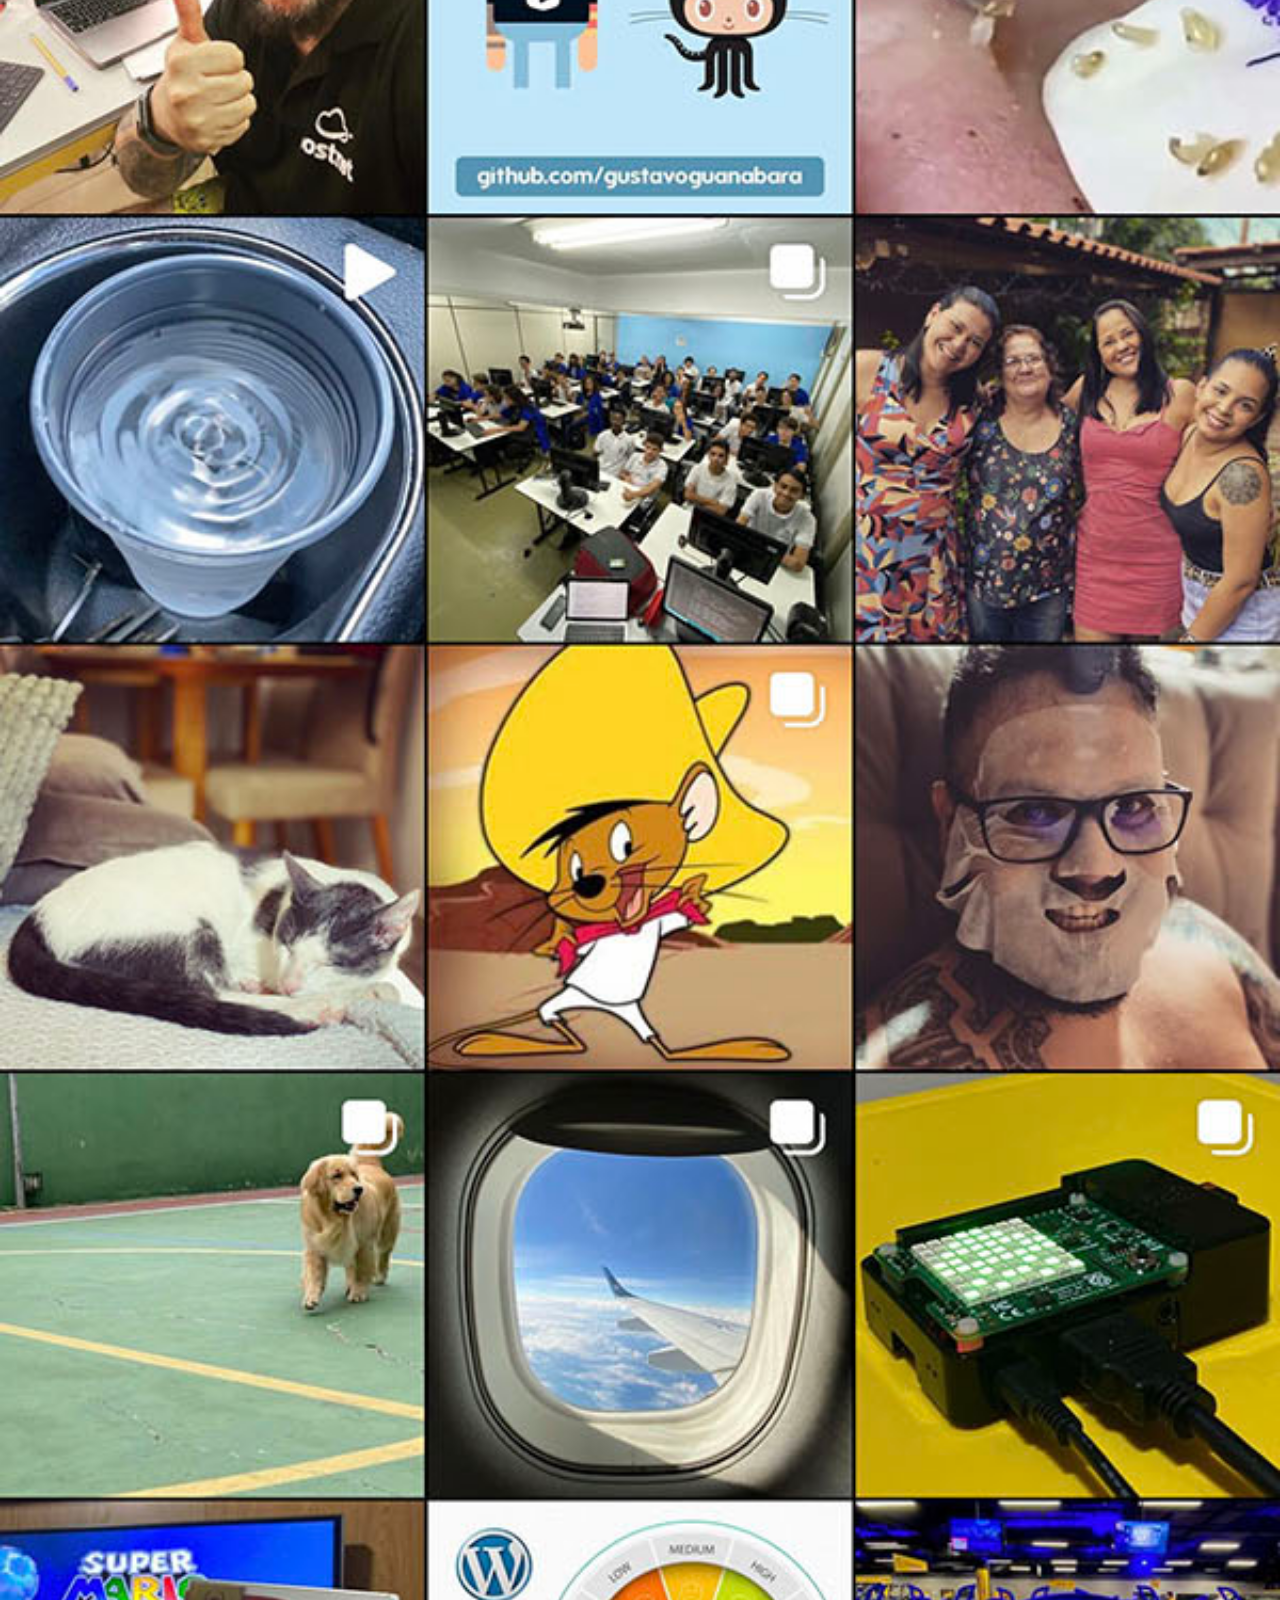
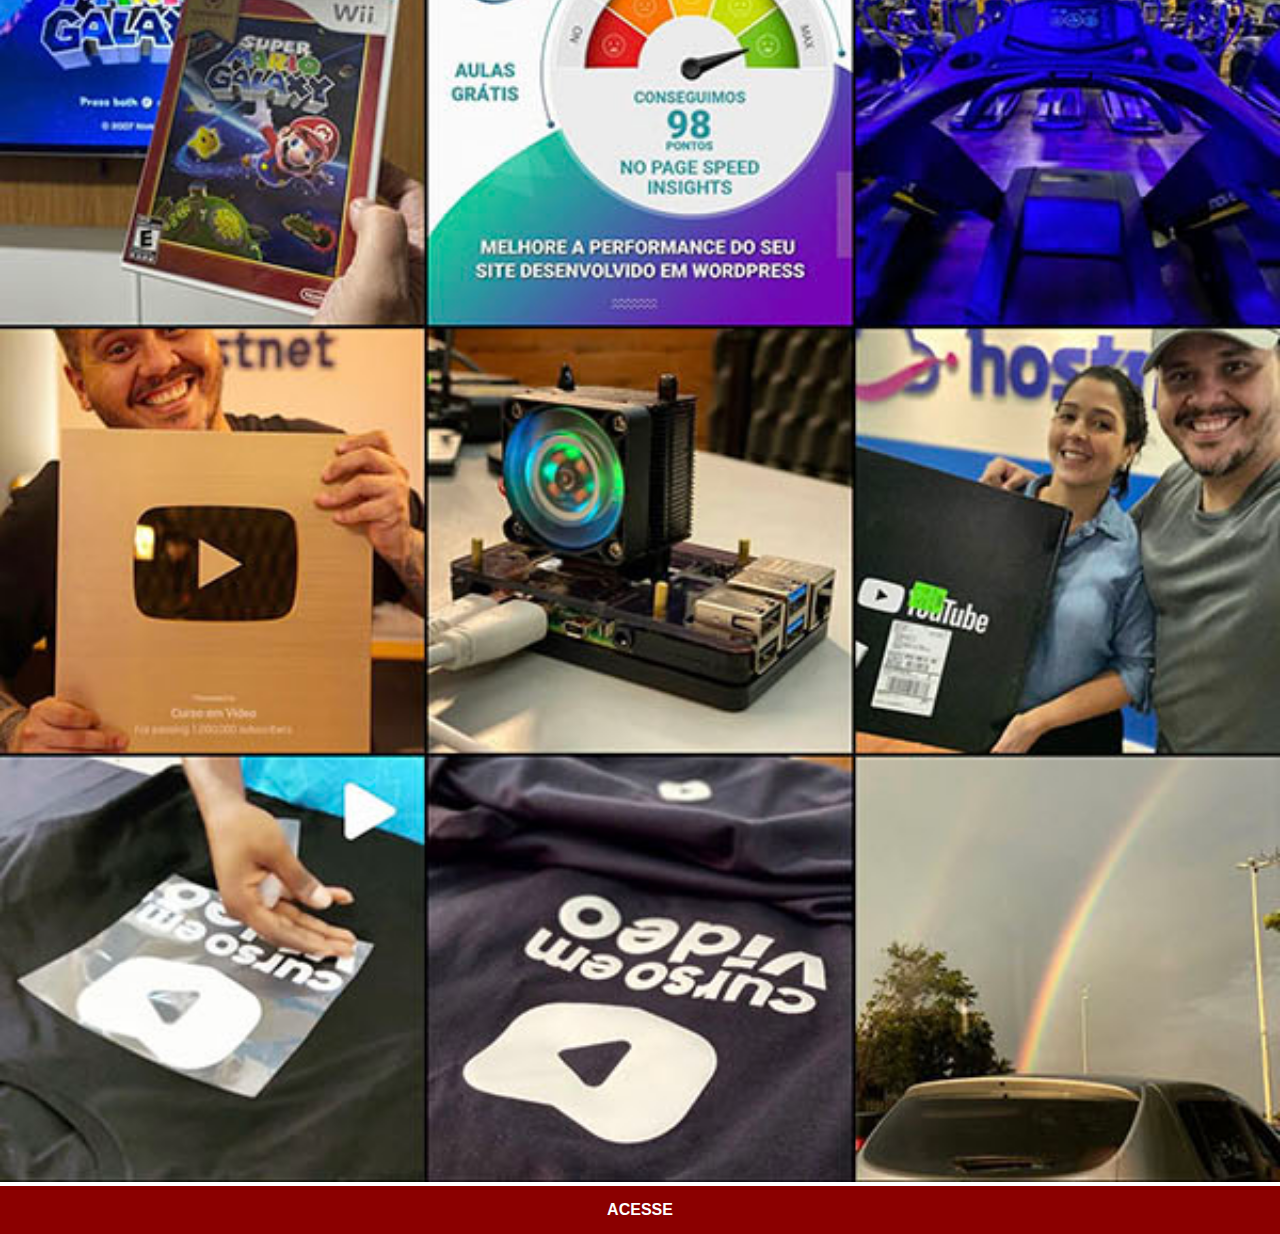
<file: instagram.html>
<!DOCTYPE html>
<html lang="pt-br">
<head>
    <meta charset="UTF-8">
    <meta name="viewport" content="width=device-width, initial-scale=1.0">
    <title>instagram</title>
    <link rel="stylesheet" href="estilos/social.css">
</head>
<body>
    <img src="imagens/tela-instagram.jpg" alt="Instagram">
    <a target="_blank" href="https://www.instagram.com/gustavoguanabara/">ACESSE</a>
</body>
</html>
</file>
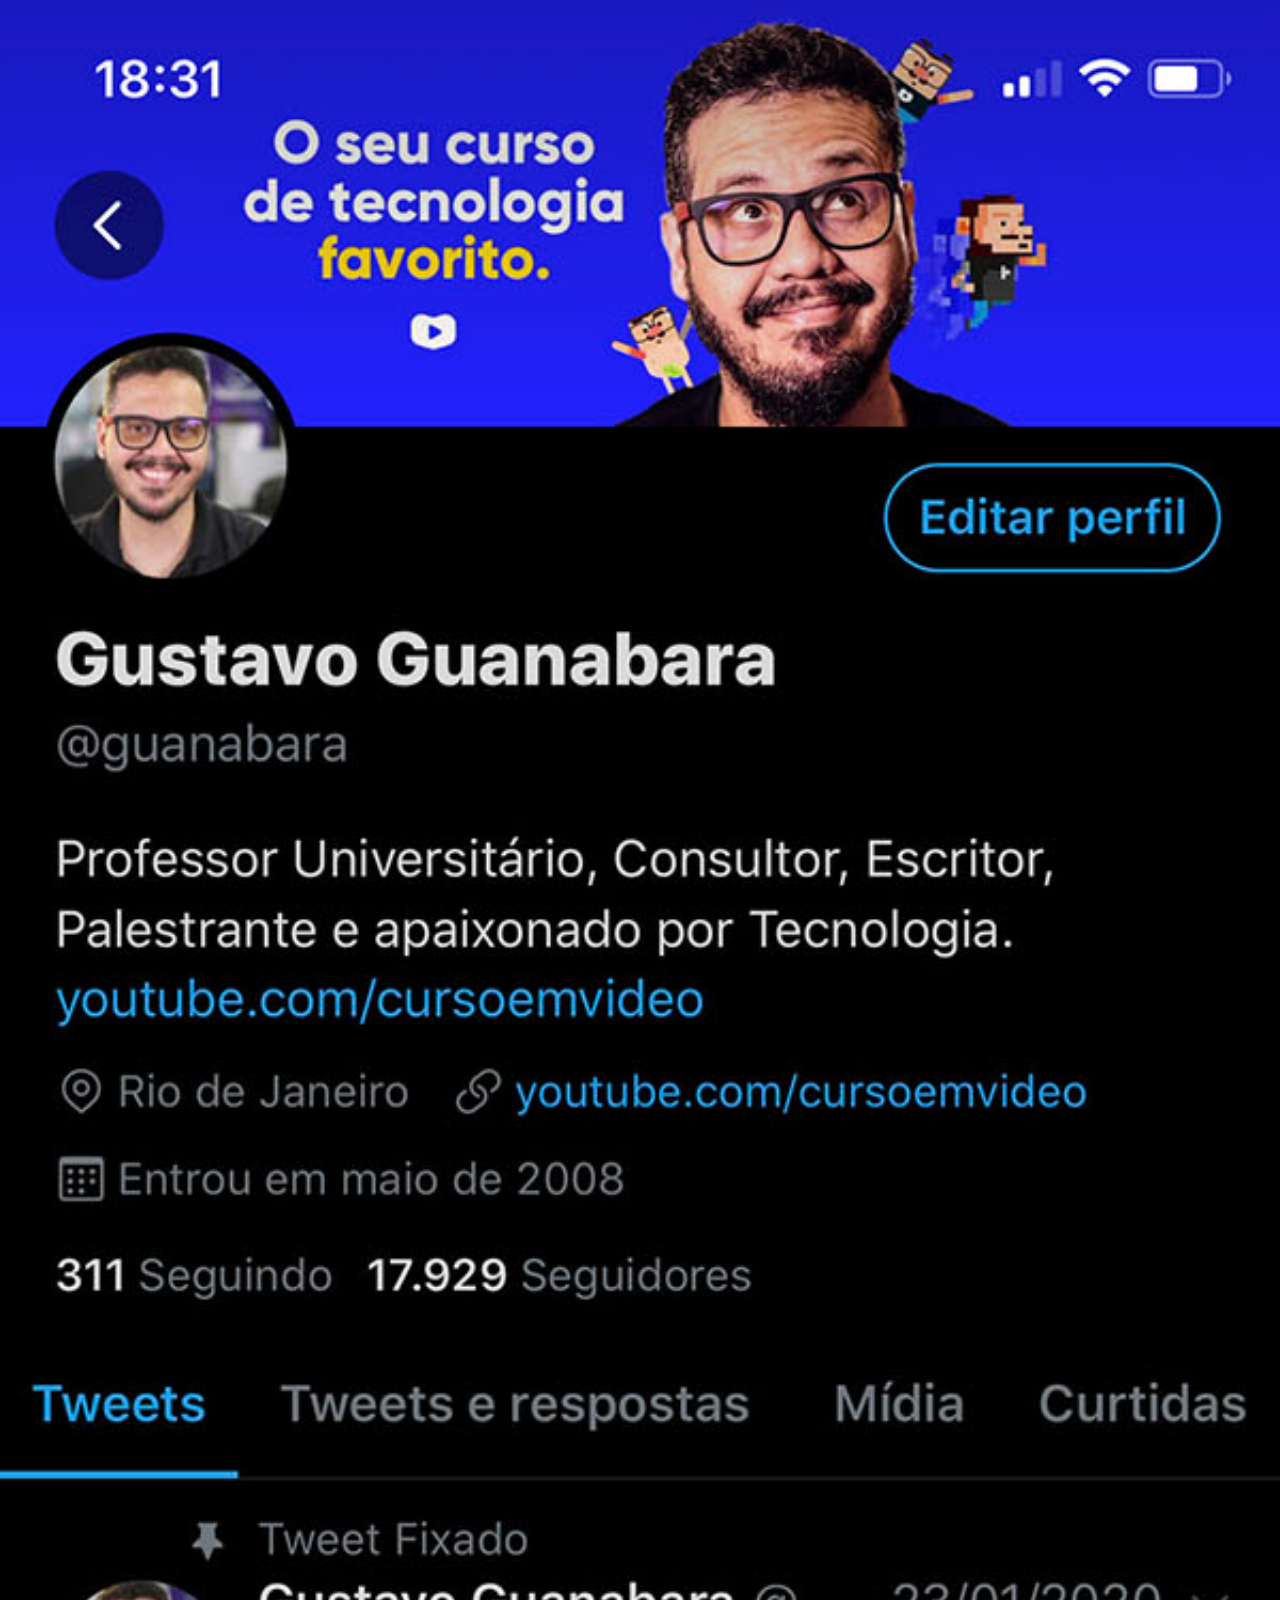
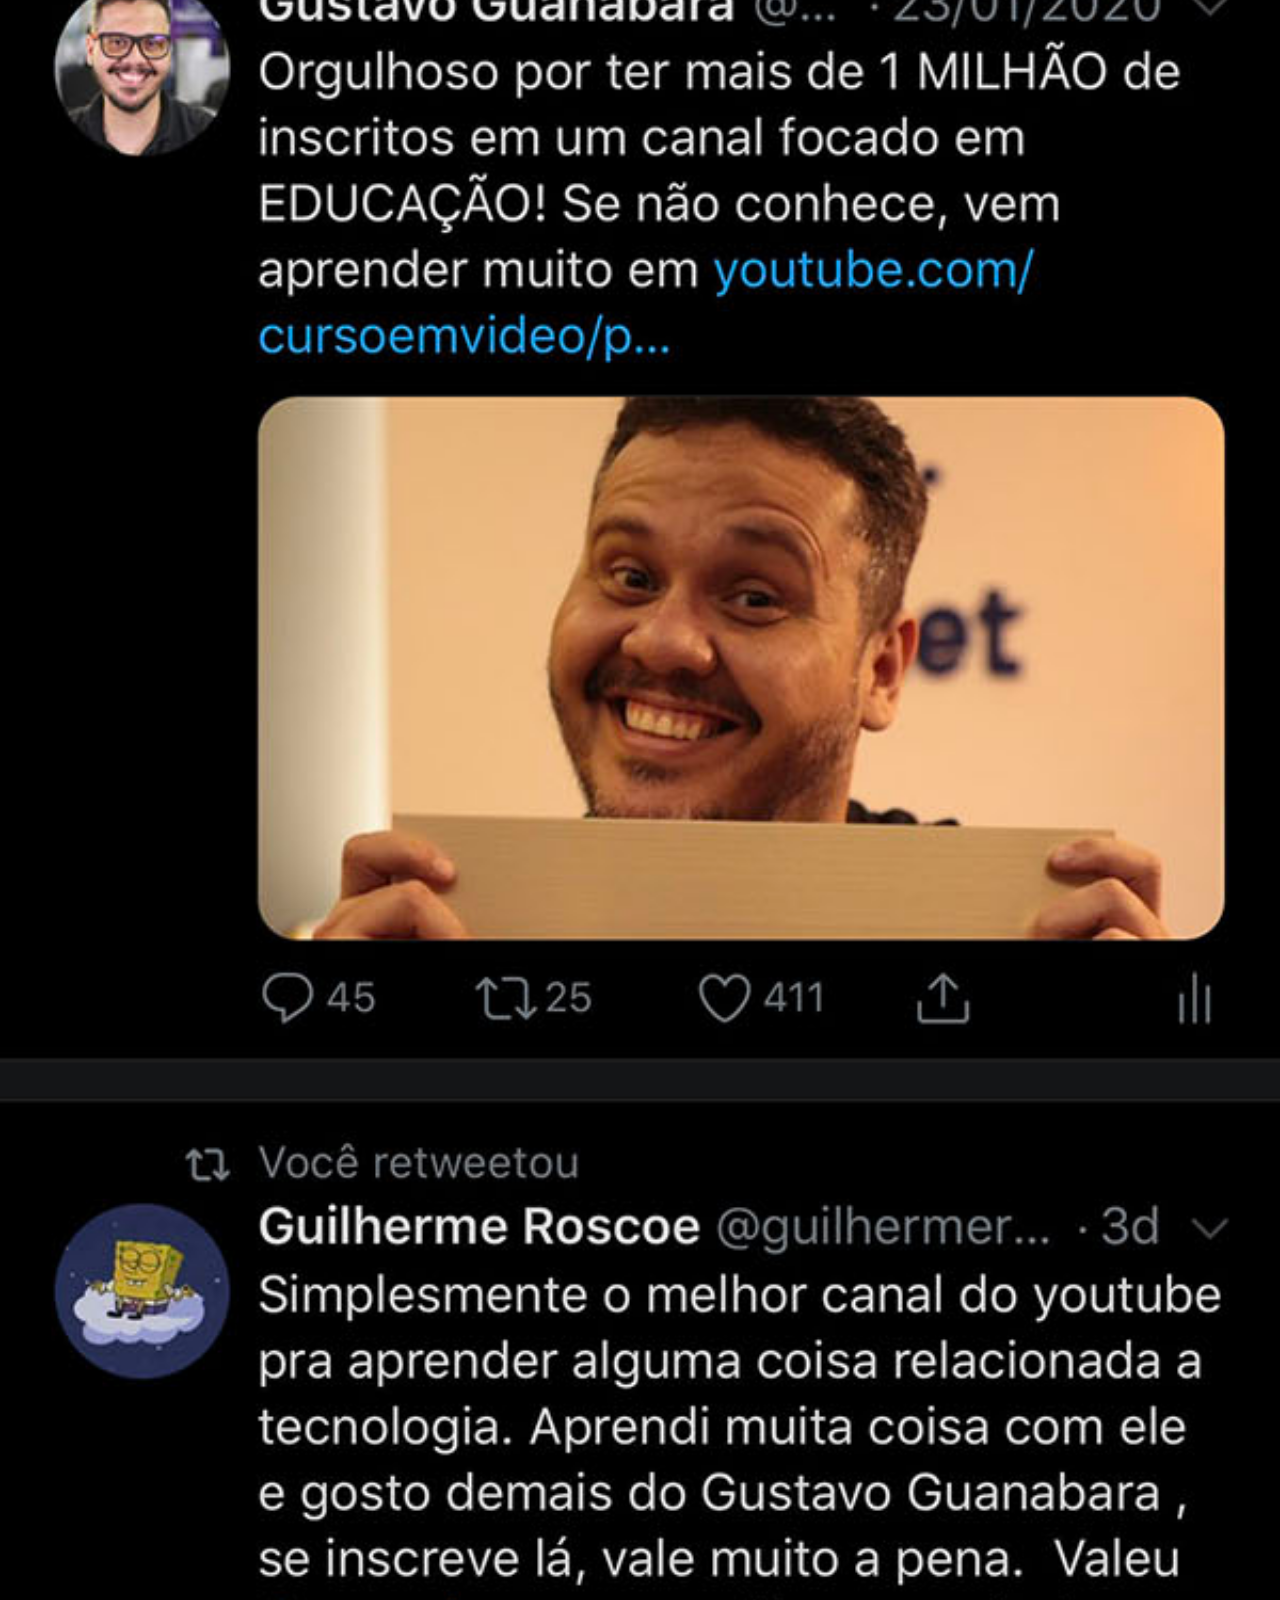
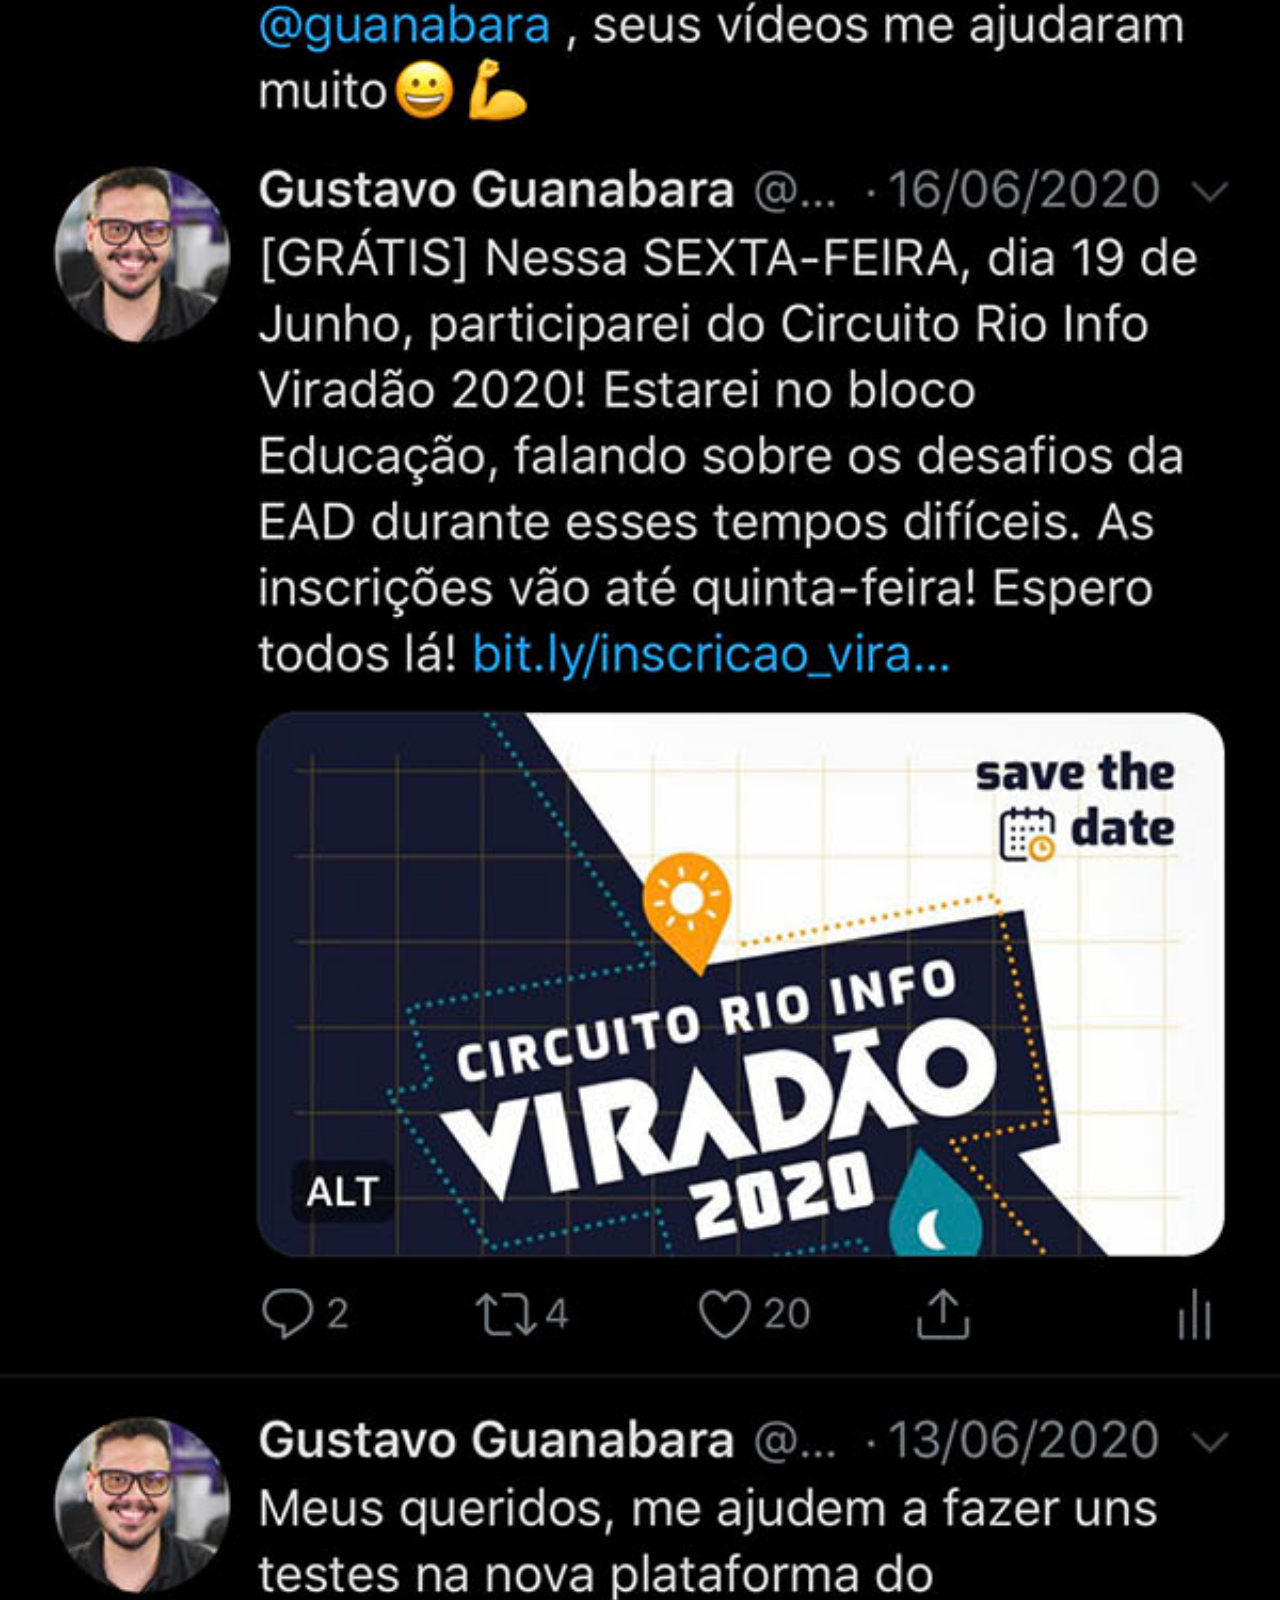
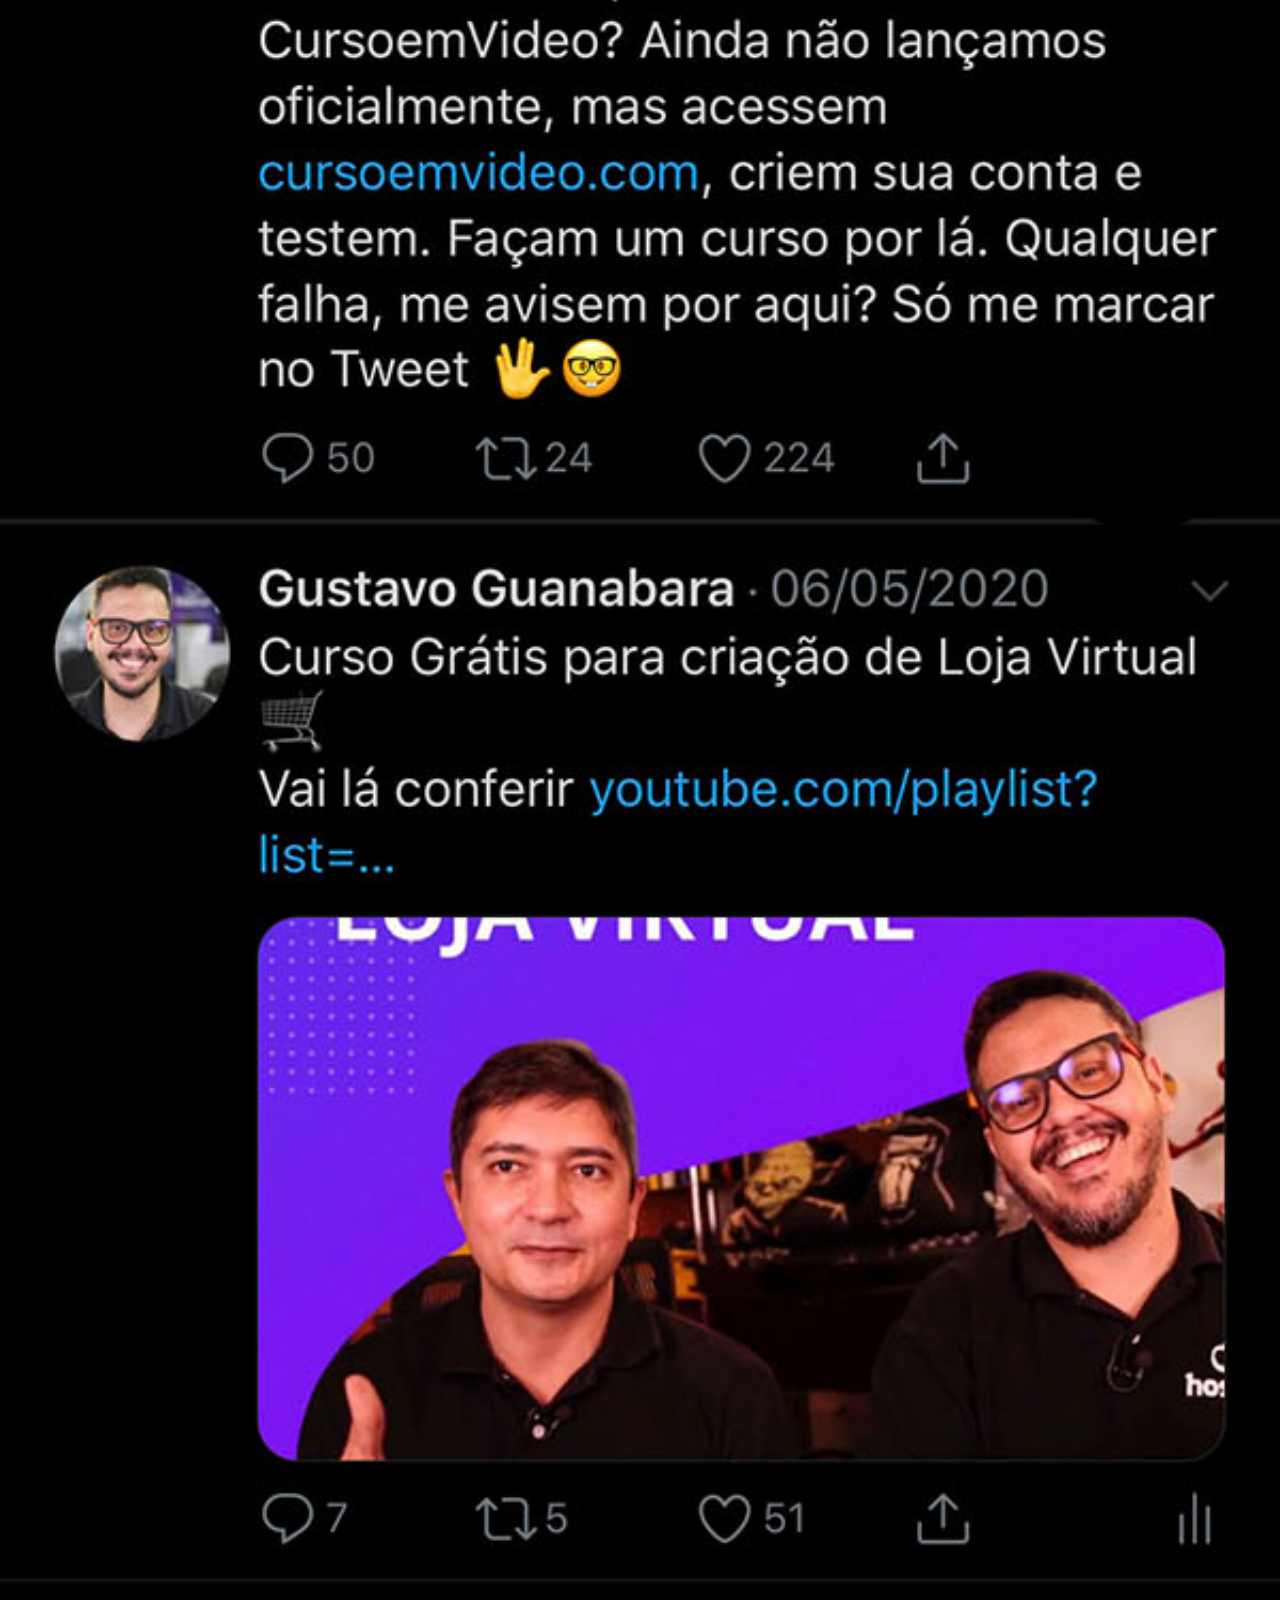
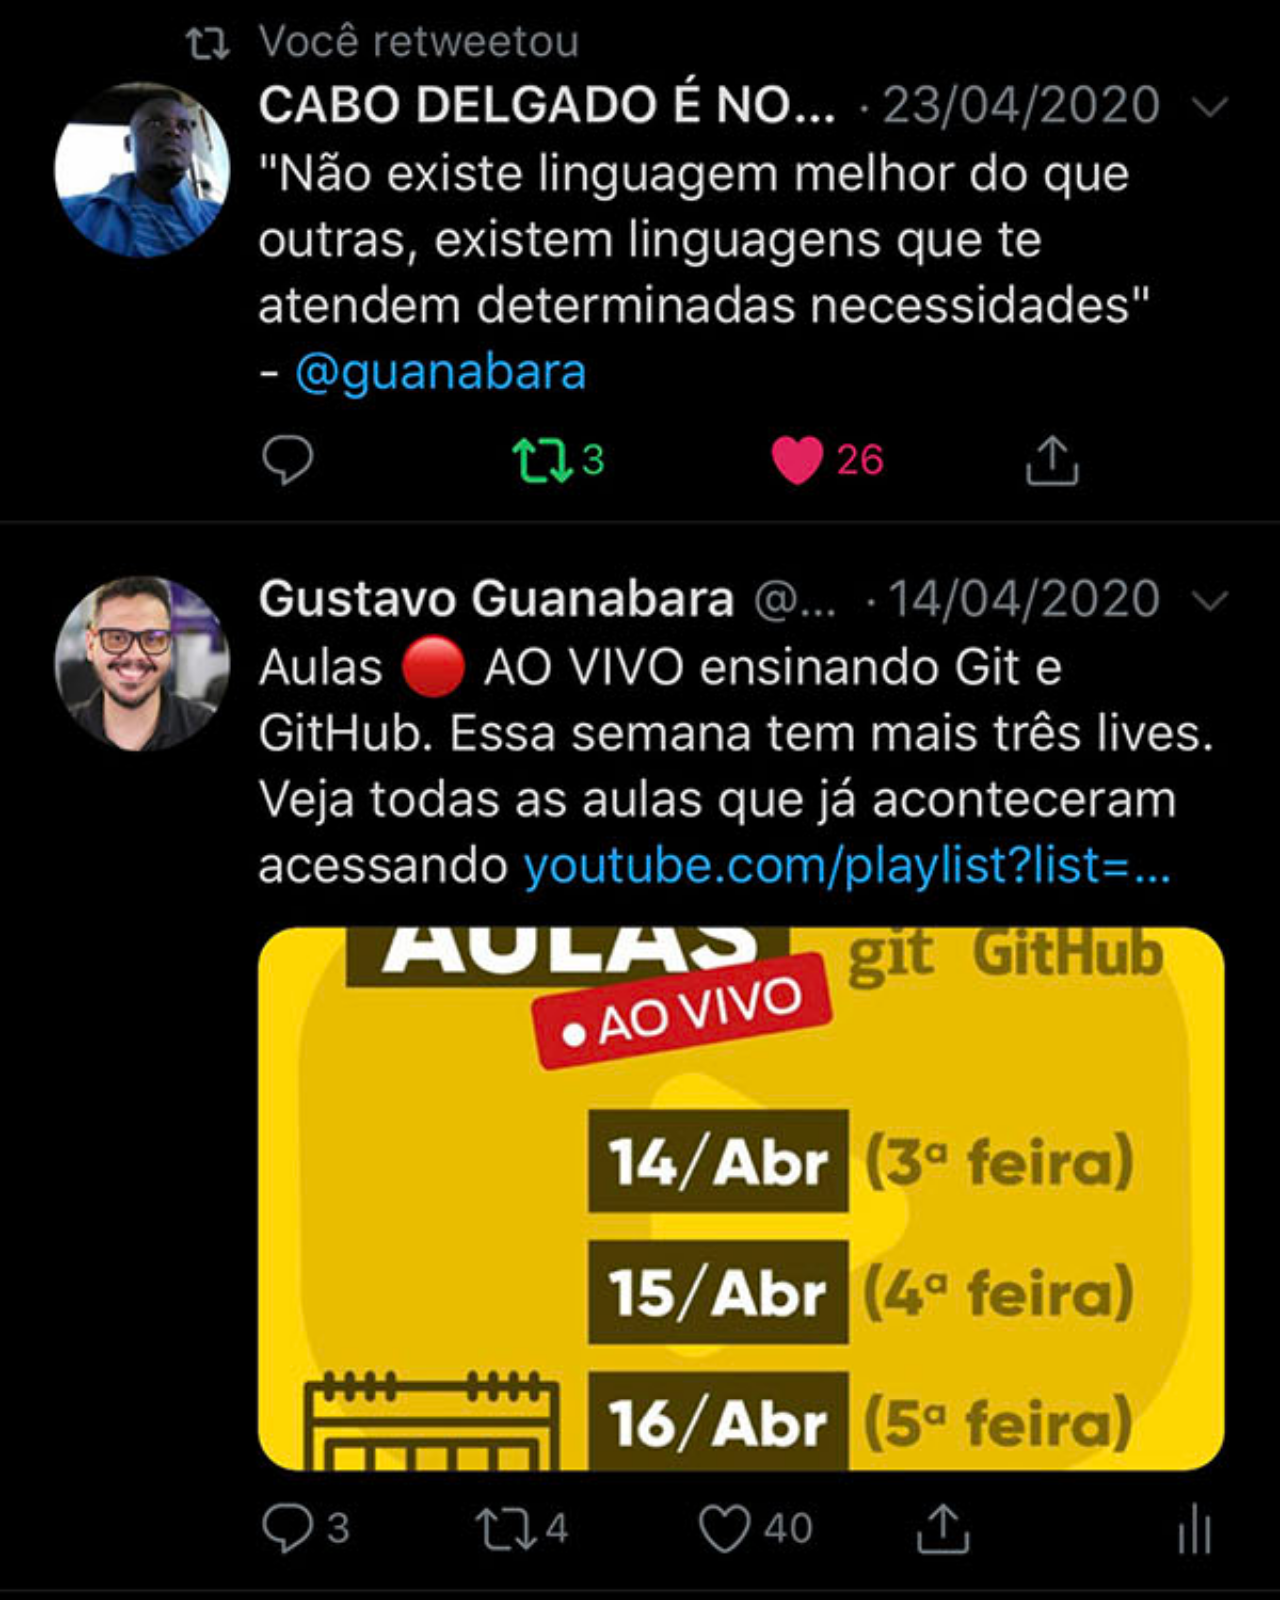
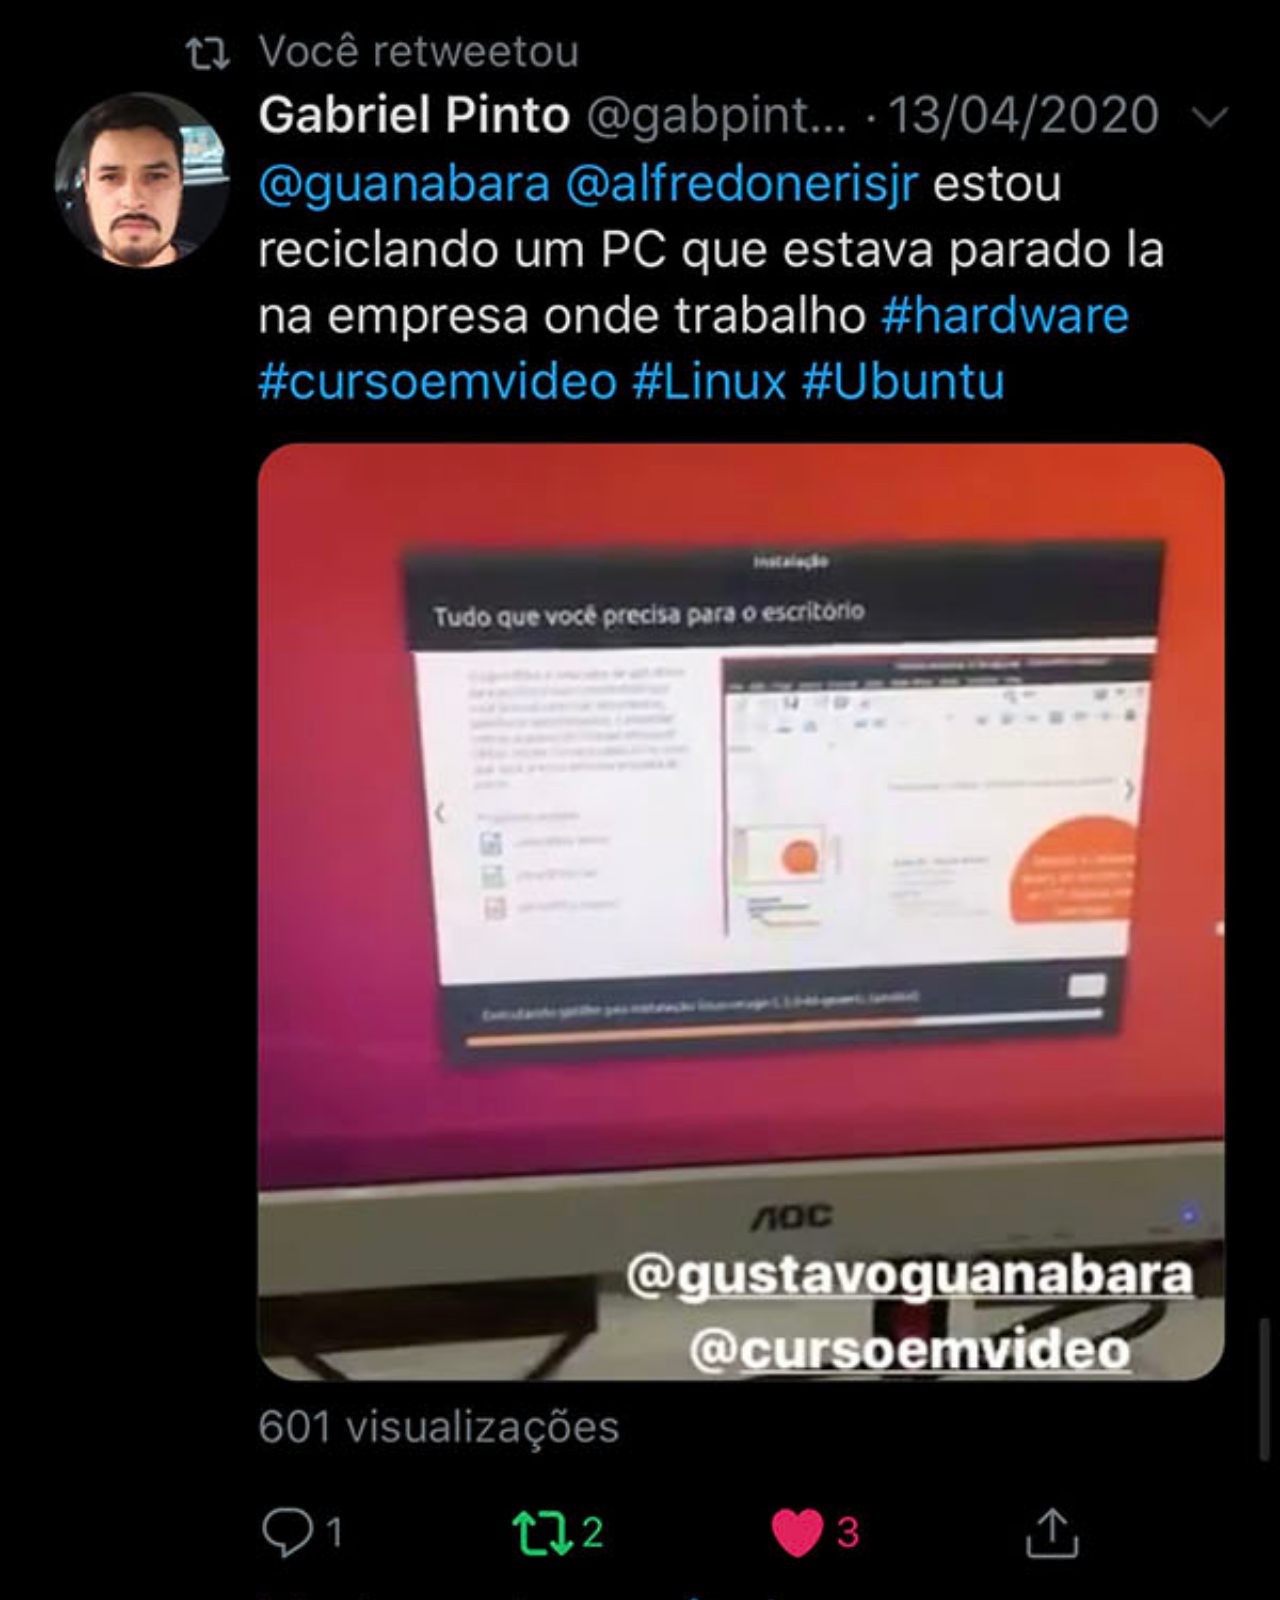
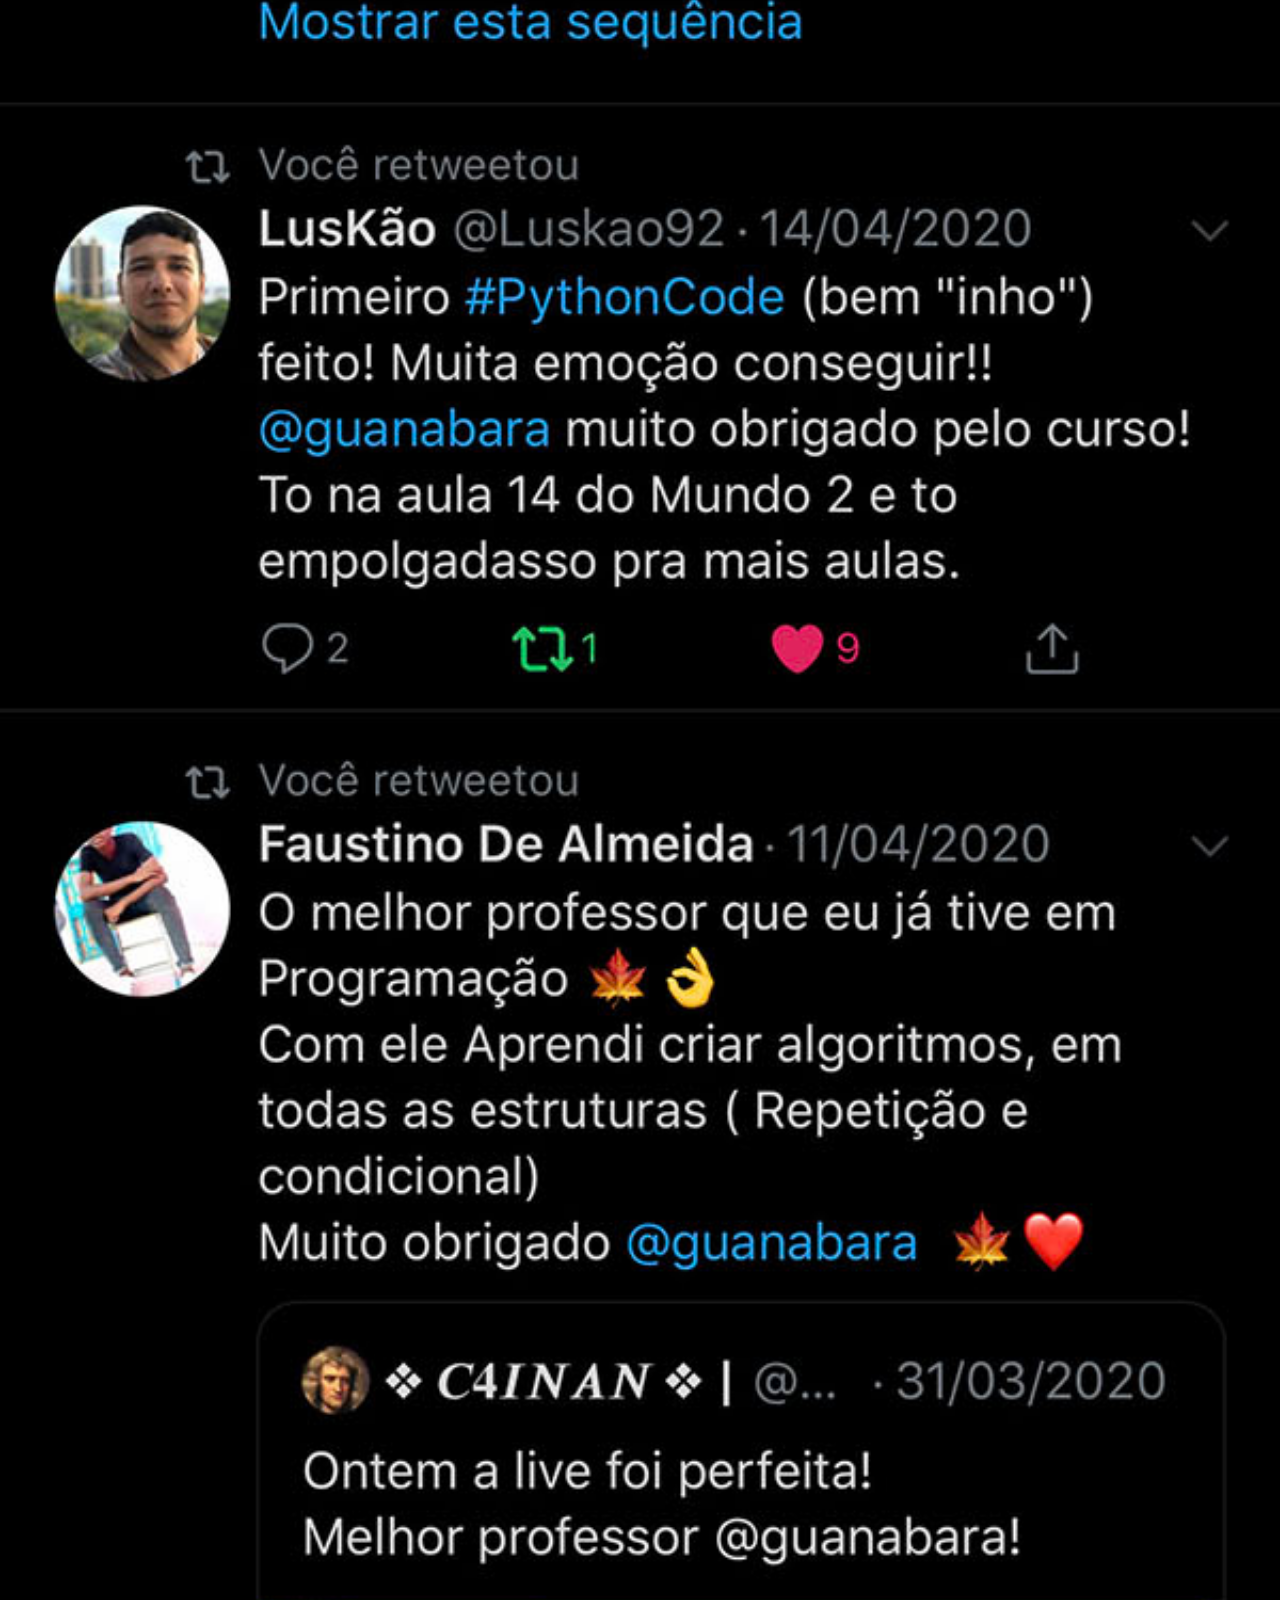
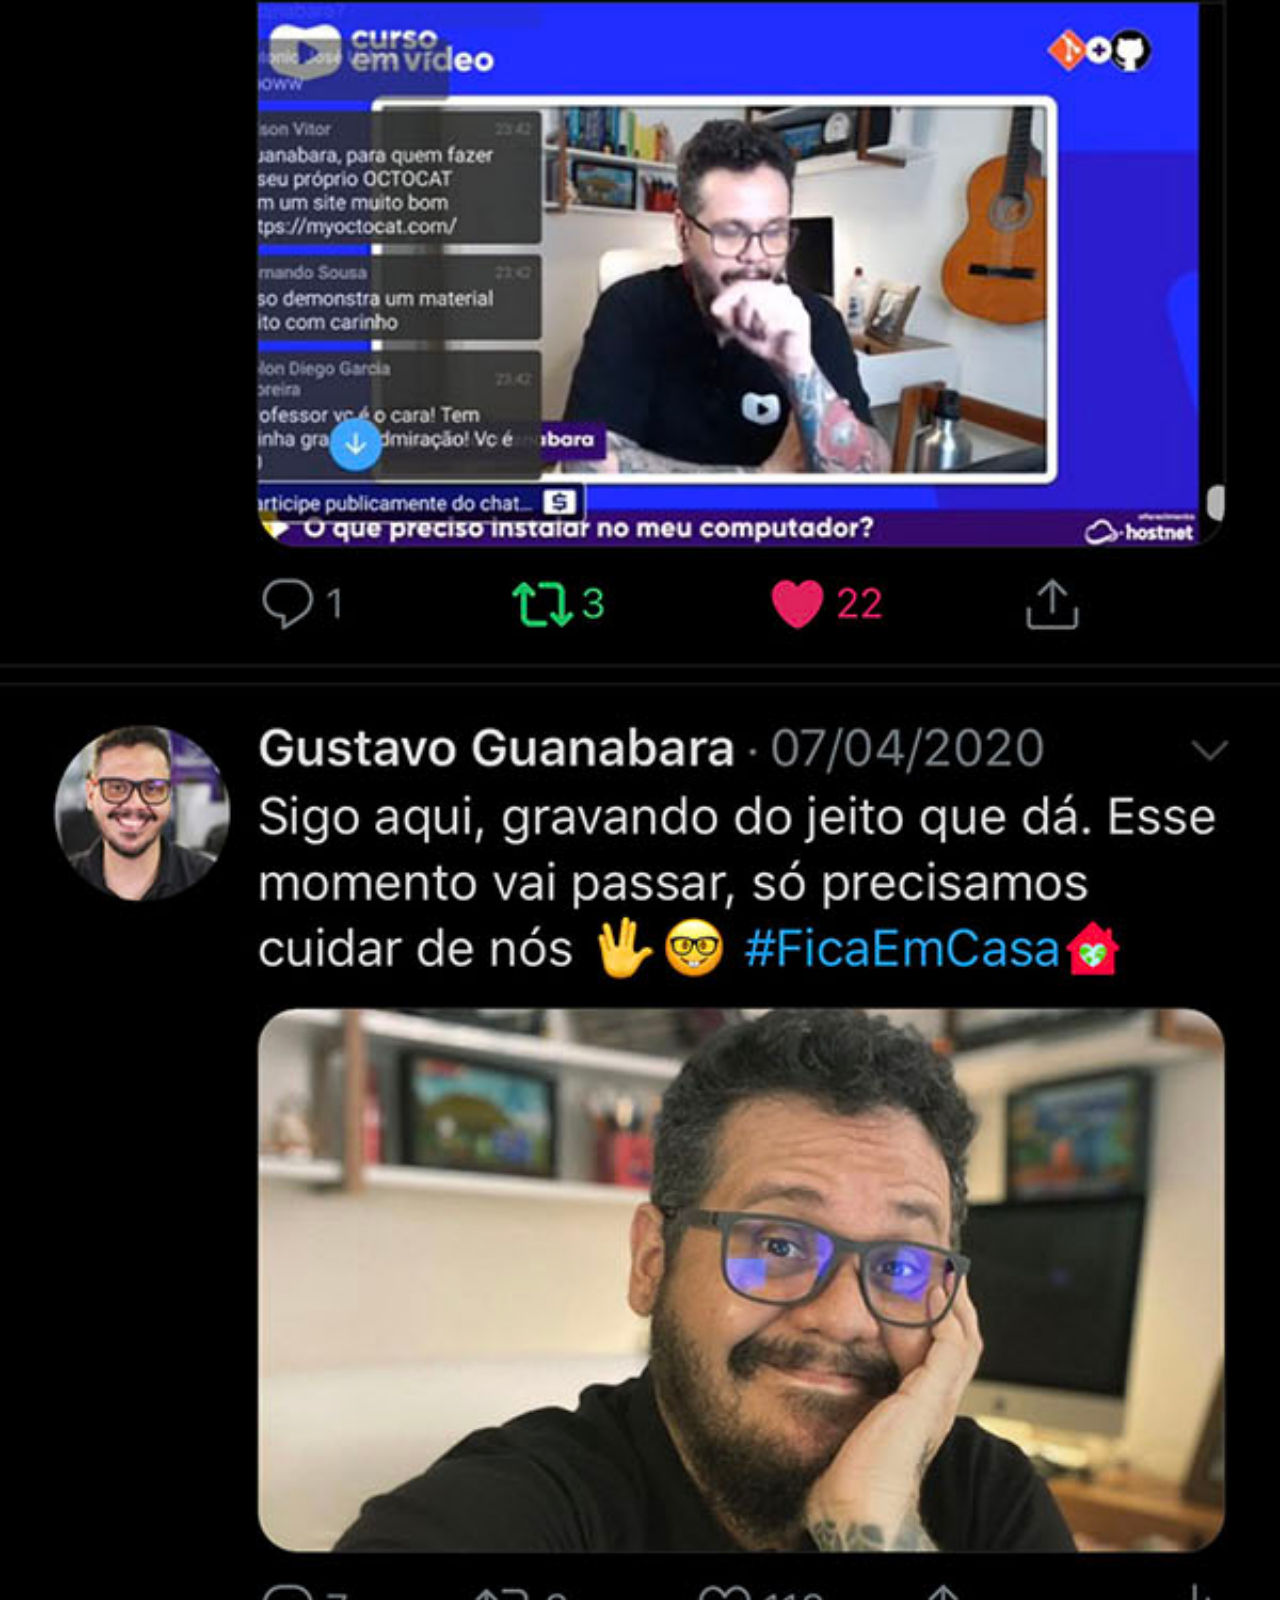
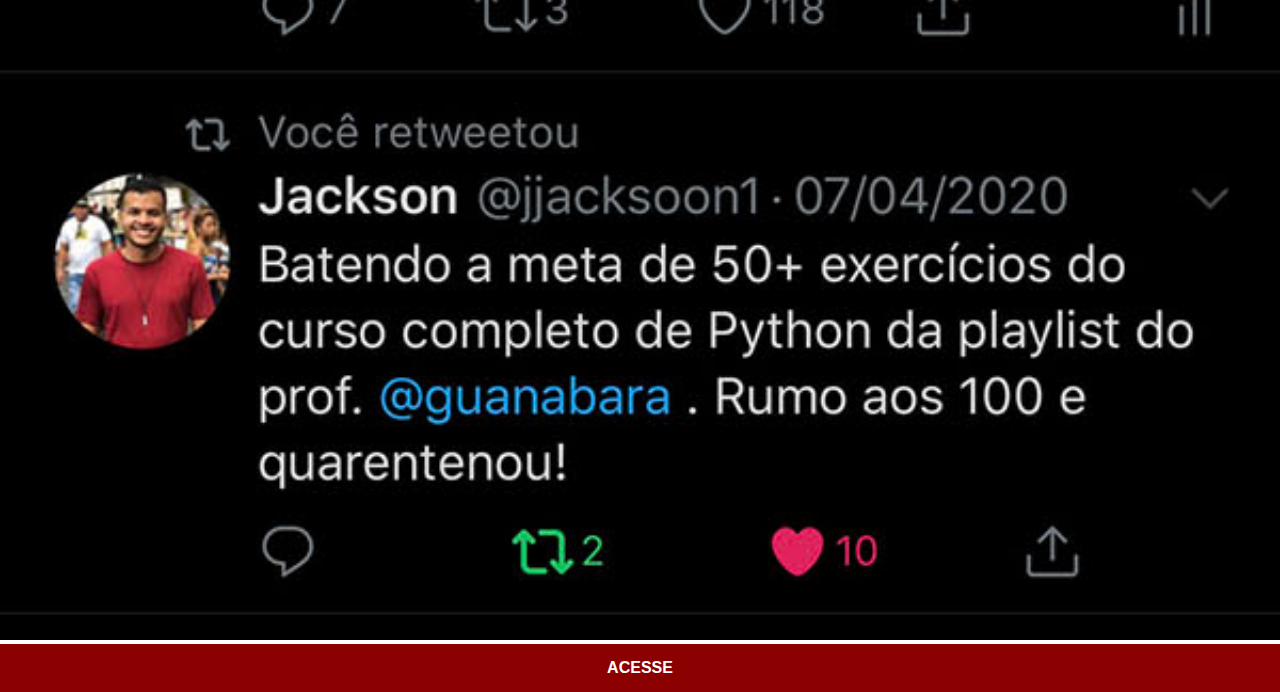
<file: twitter.html>
<!DOCTYPE html>
<html lang="pt-br">
<head>
    <meta charset="UTF-8">
    <meta name="viewport" content="width=device-width, initial-scale=1.0">
    <title>Twitter</title>
    <link rel="stylesheet" href="estilos/social.css">
</head>
<body>
    <img src="imagens/tela-twitter.jpg" alt="Twitter">
    <a target="_blank" href="https://twitter.com/guanabara">ACESSE</a>
</body>
</html>
</file>
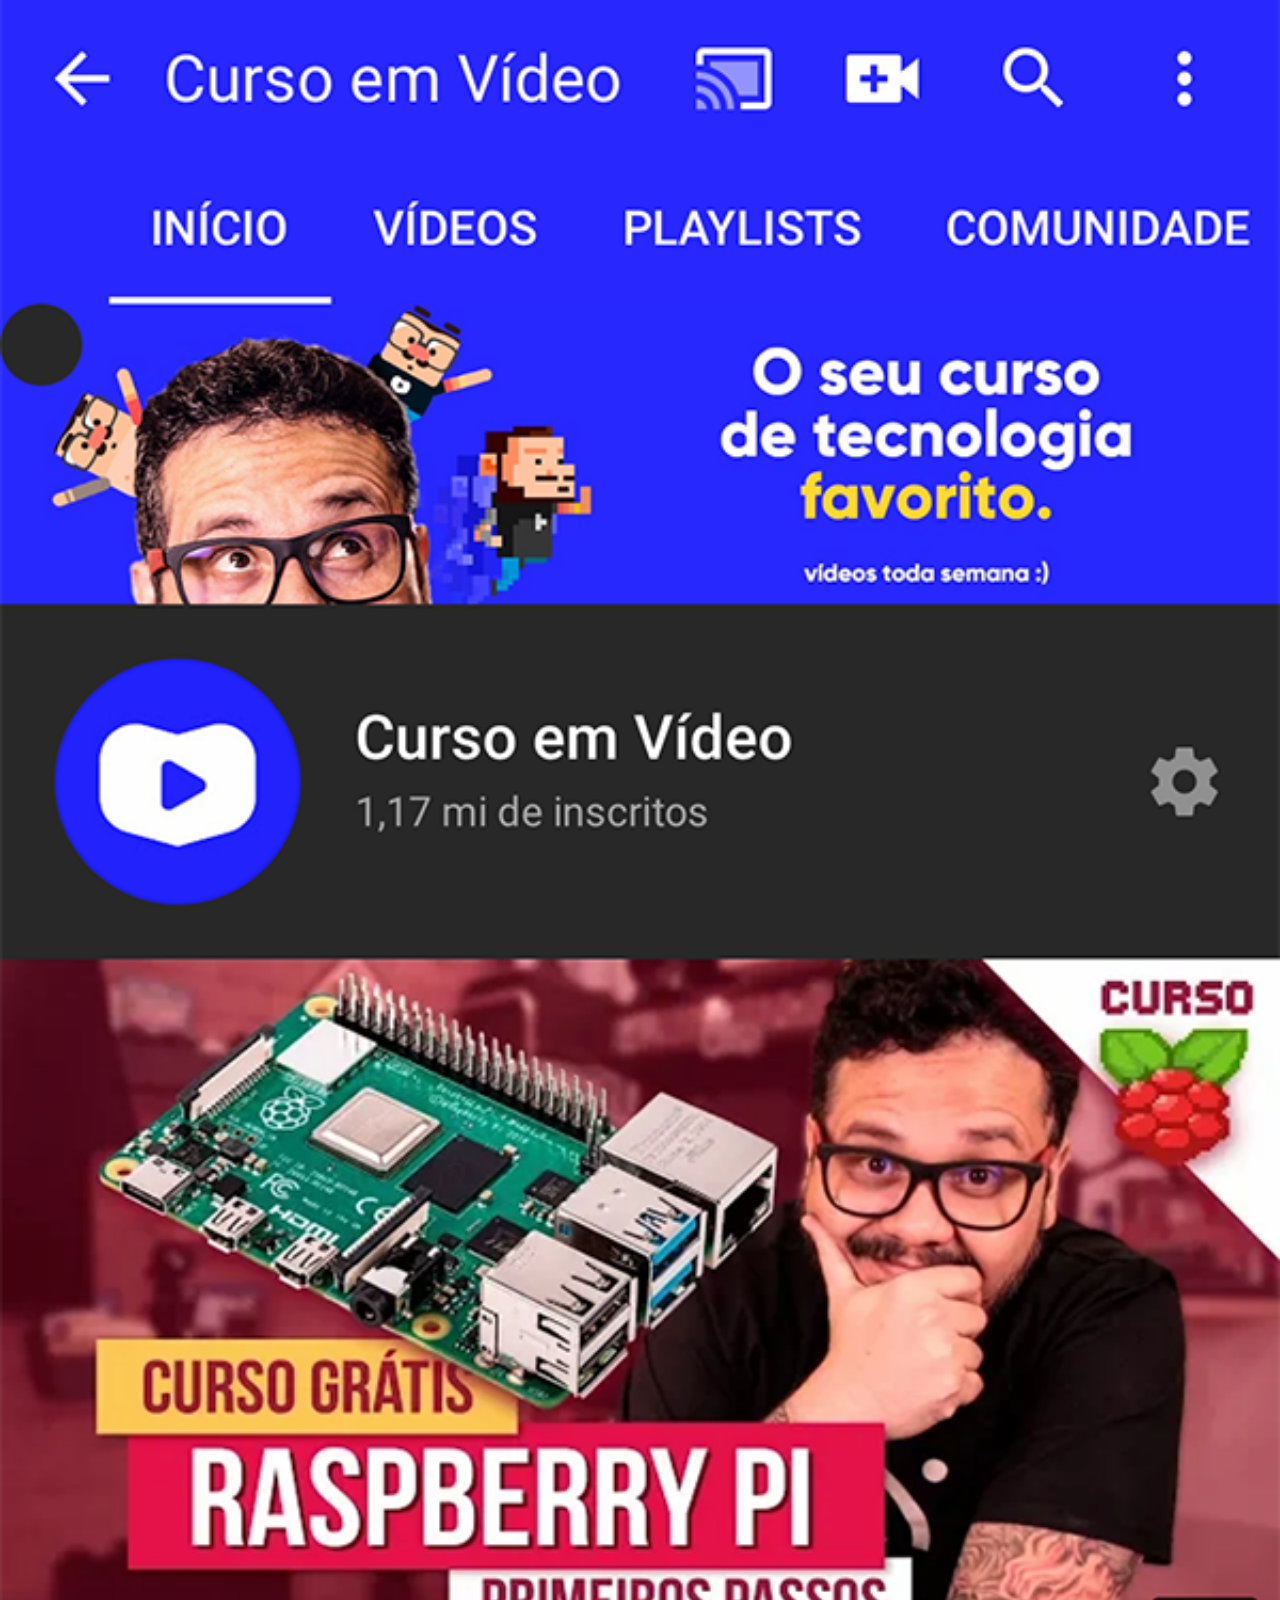
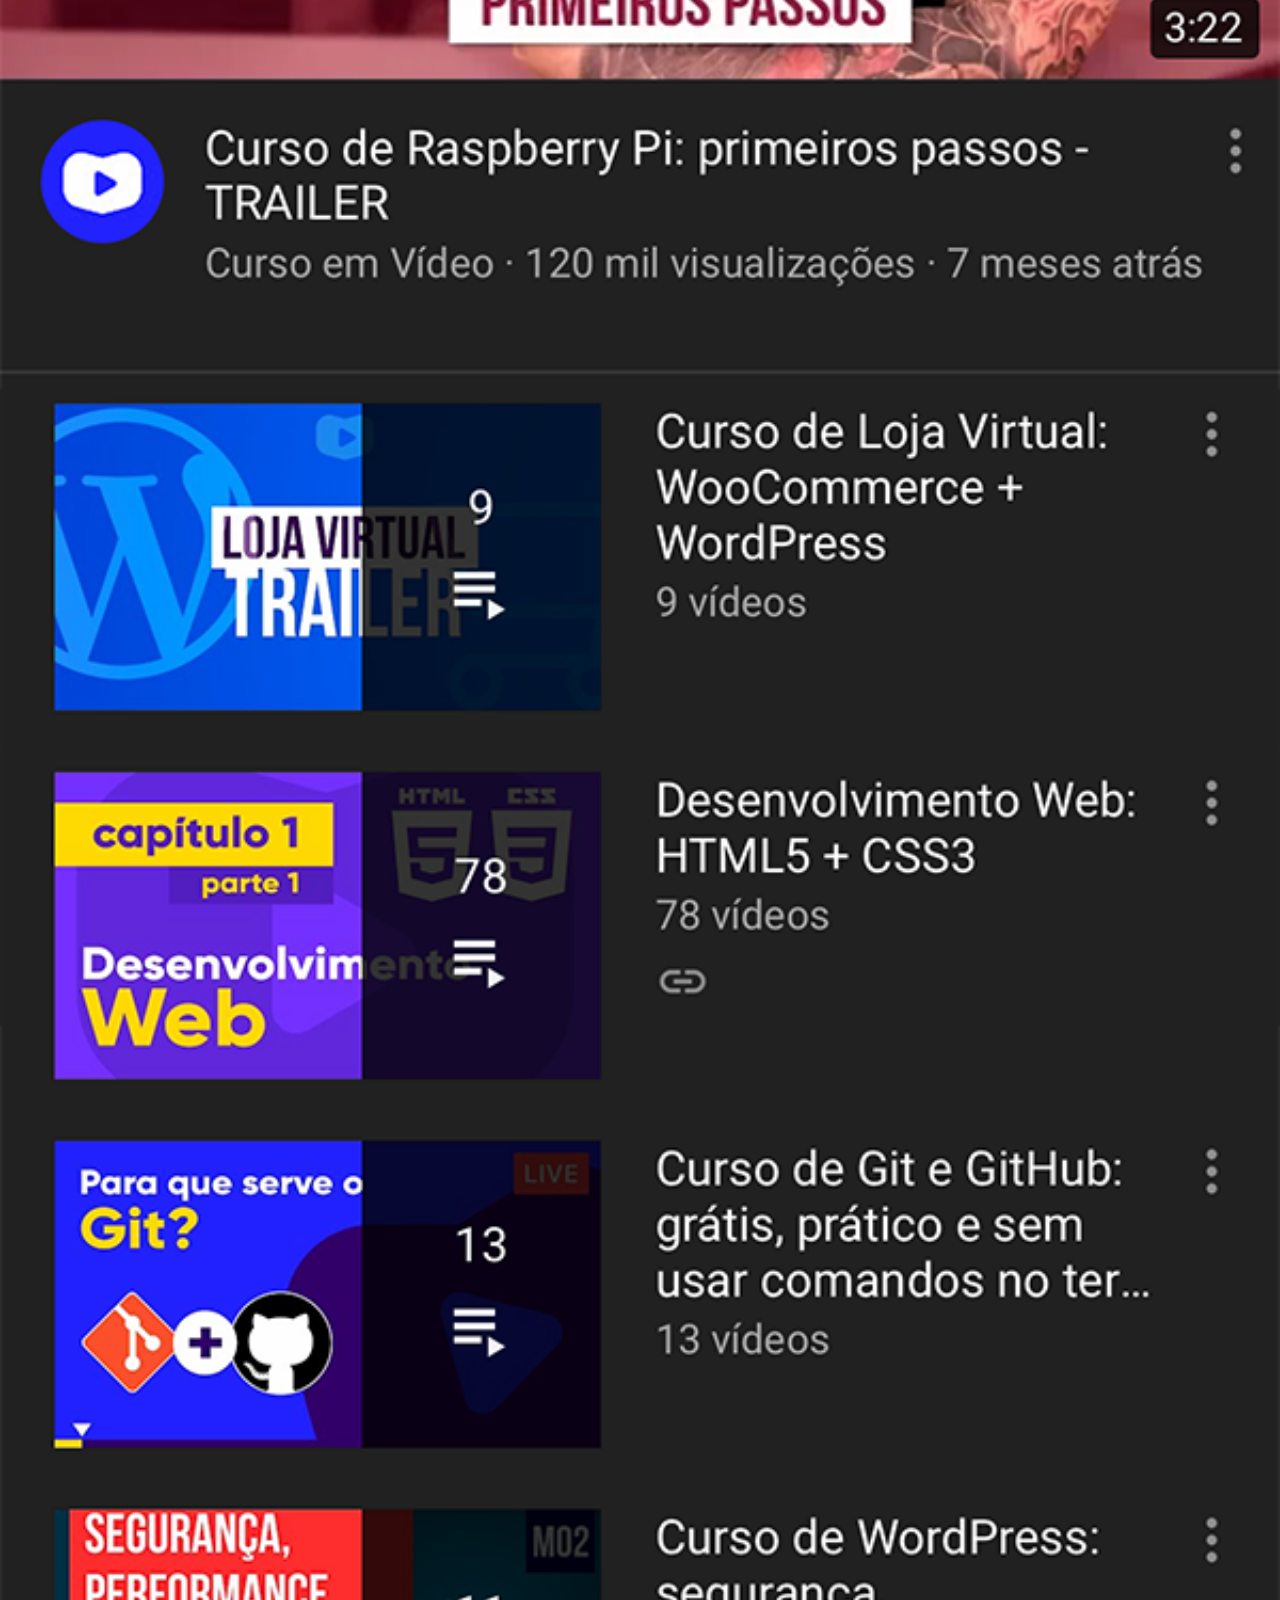
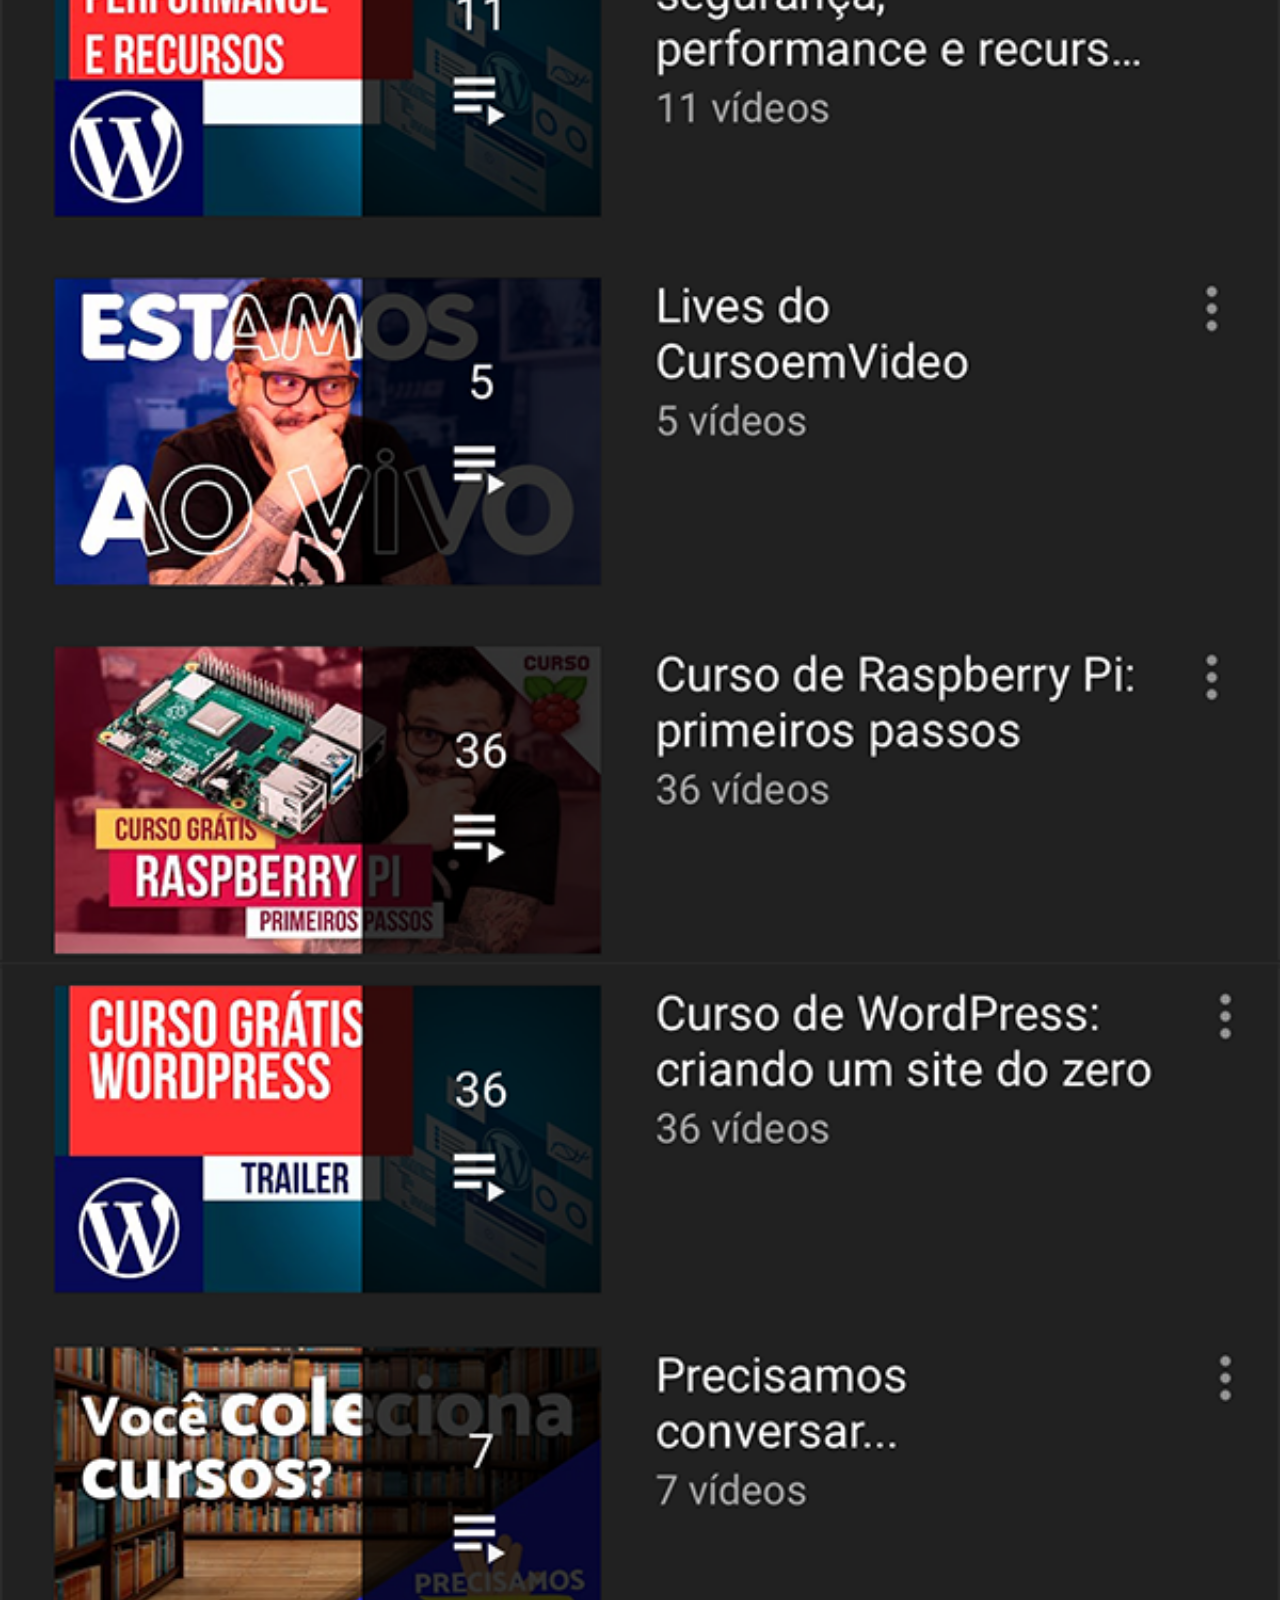
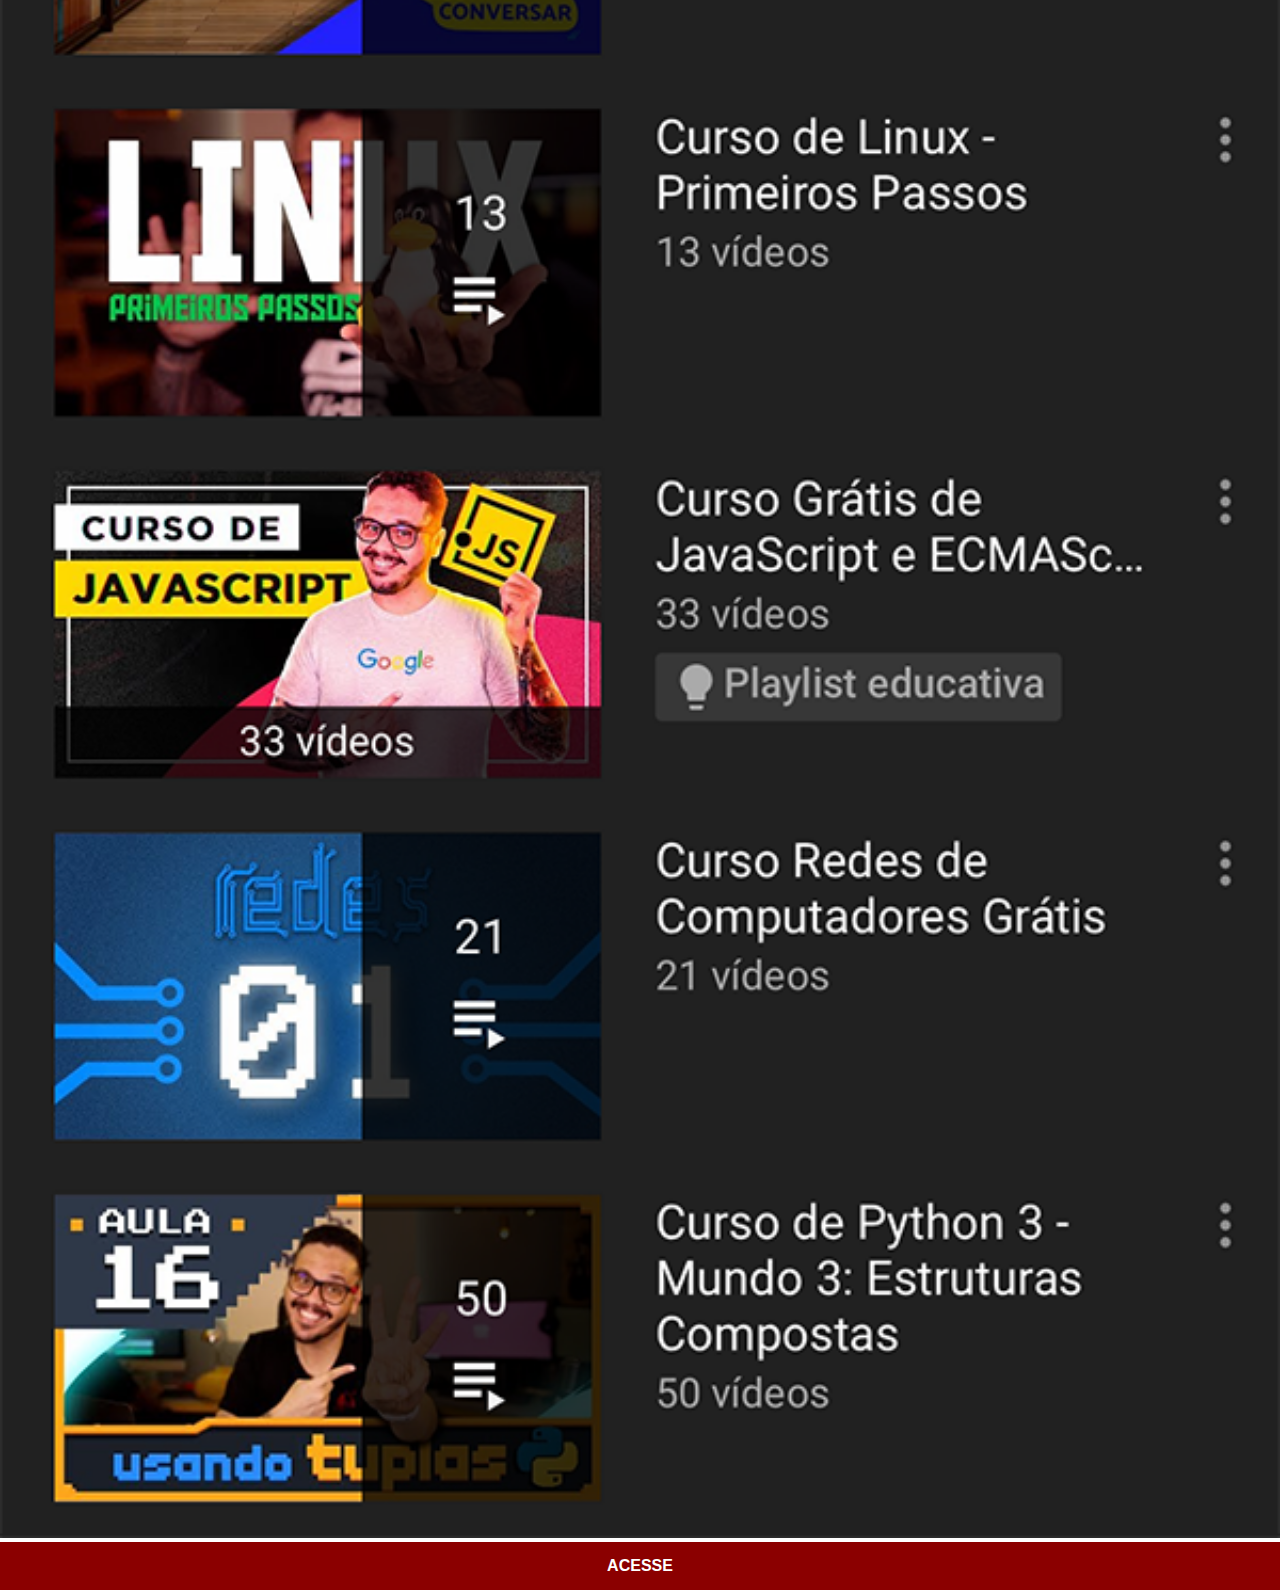
<file: youtube.html>
<!DOCTYPE html>
<html lang="pt-br">
<head>
    <meta charset="UTF-8">
    <meta name="viewport" content="width=device-width, initial-scale=1.0">
    <title>YouTube</title>
    <link rel="stylesheet" href="estilos/social.css">
</head>
<body>
    <img src="imagens/tela-youtube.png" alt="YouTube">
    <a target="_blank" href="https://www.youtube.com/@CursoemVideo/playlists">ACESSE</a>
</body>
</html>
</file>
<file: estilos/style.css>
@charset "UTF-8";

* {
    margin: 0px;
    padding: 0px;
    font-family: Arial, Helvetica, sans-serif;
}

html, body {
    height: 100vh;
    width: 100vw;
}

body {
    background: url(../imagens/fundo-madeira.jpg) no-repeat top center;
    background-size: cover;
    background-attachment: fixed;
}

main {
    height: 100vh;
    position: relative;
}

section#telefone {
    position: absolute;
    top: 50%;
    left: 50%;
    transform: translate(-50%, -50%);

    height: 627px;
    width: 311px;
    background: url(../imagens/frame-iphone.png) no-repeat;
}

iframe#tela {
    position: relative;
    top: 79px;
    left: 21px;
    width: 269px;
    height: 473px;

}

section#redes-sociais {
    text-align: right;
}

section#redes-sociais > a > img {
    width: 50px;
    margin: 10px;
    border-radius: 50%;
    box-shadow: 2px 2px 5px rgba(0, 0, 0, 0.400);
    box-sizing: border-box;
}

section#redes-sociais img:hover {
    border: 2.5px solid rgba(255, 255, 255, 0.637);
    transform: translate(-2px, -2px);
    box-shadow: 5px 5px 10px rgba(0, 0, 0, 0.603);
    transition: transform 0.28s;
}
</file>
<file: estilos/social.css>
@charset "UTF-8";

* {
    margin: 0px;
    padding: 0px;
    font-family: Arial, Helvetica, sans-serif;
}

::-webkit-scrollbar {
    width: 0px;
    height: 0px;
}

img {
    width: 100vw;
}

a {
    display: block;
    background-color: darkred;
    padding: 15px;
    text-align: center;
    font-weight: bolder;
    text-decoration: none;
    color: white;
}

a:hover {
    background-color: rgb(216, 3, 3);
}
</file>
